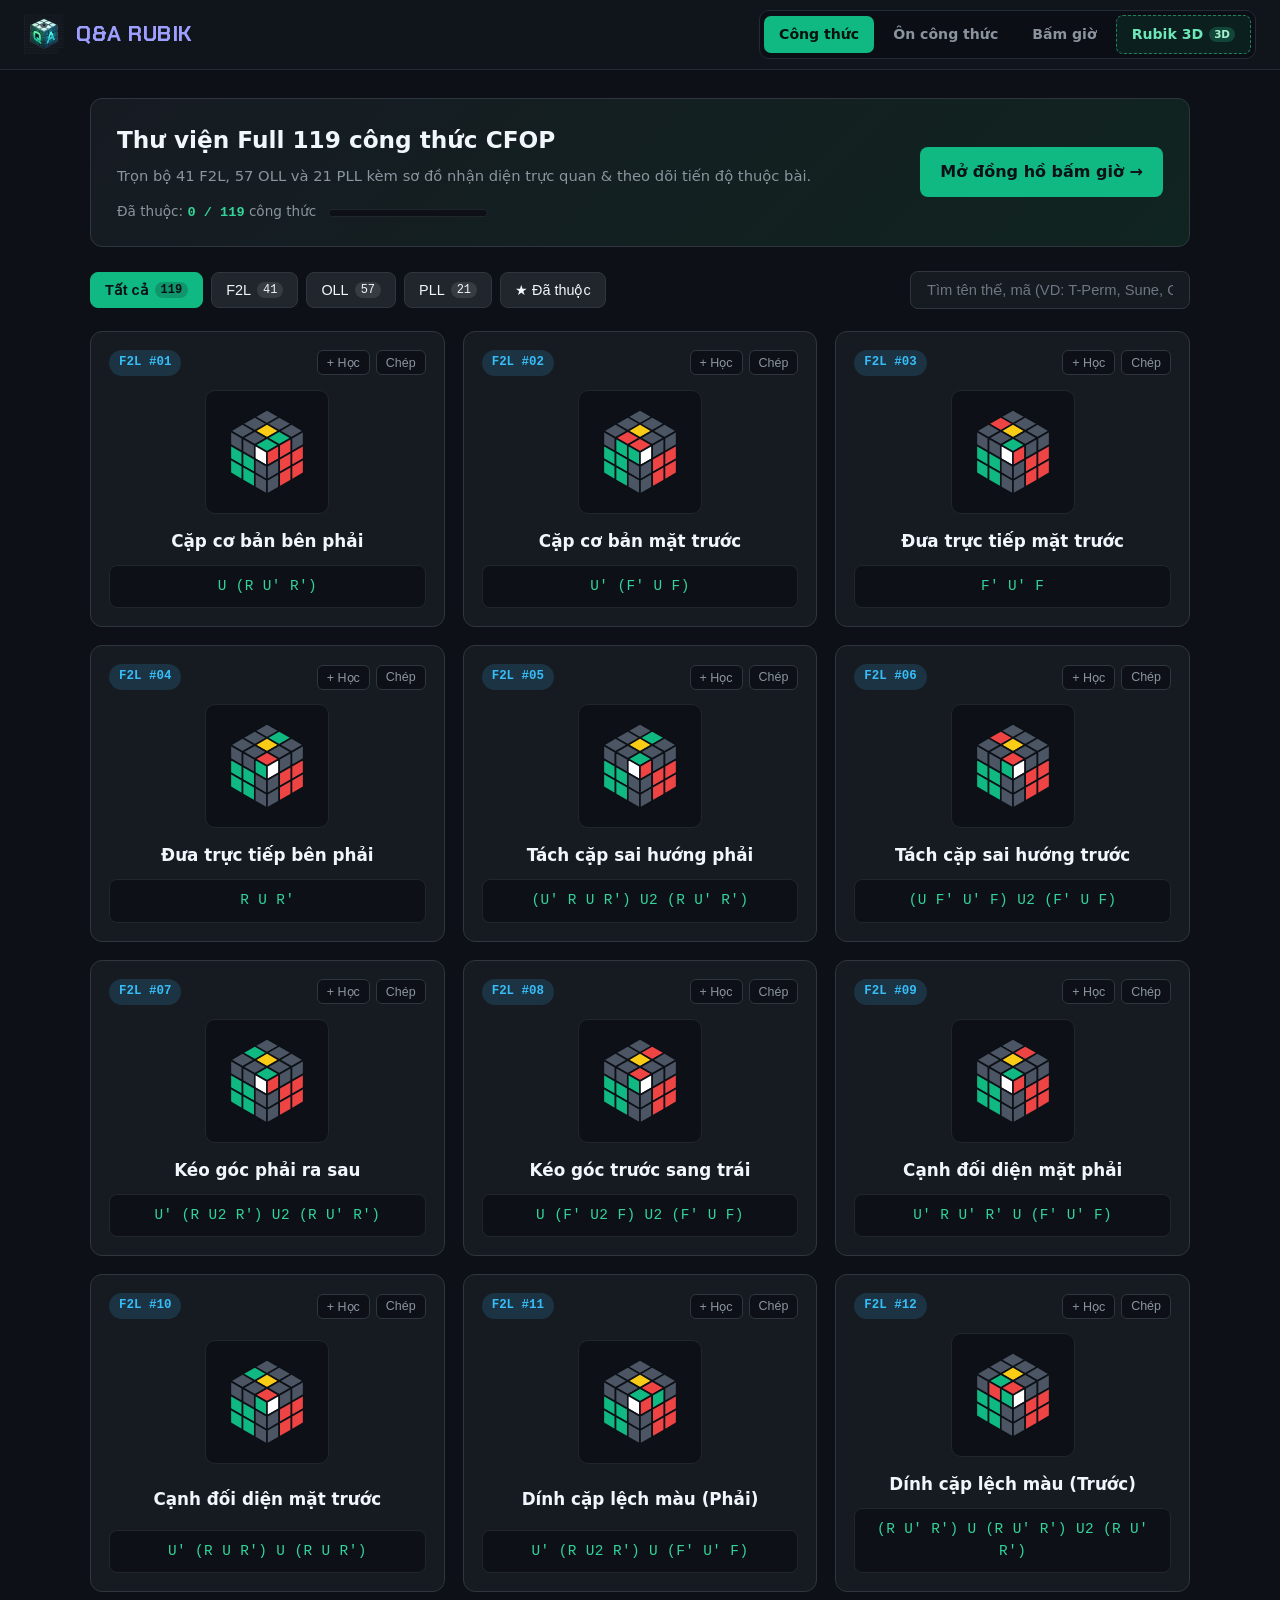
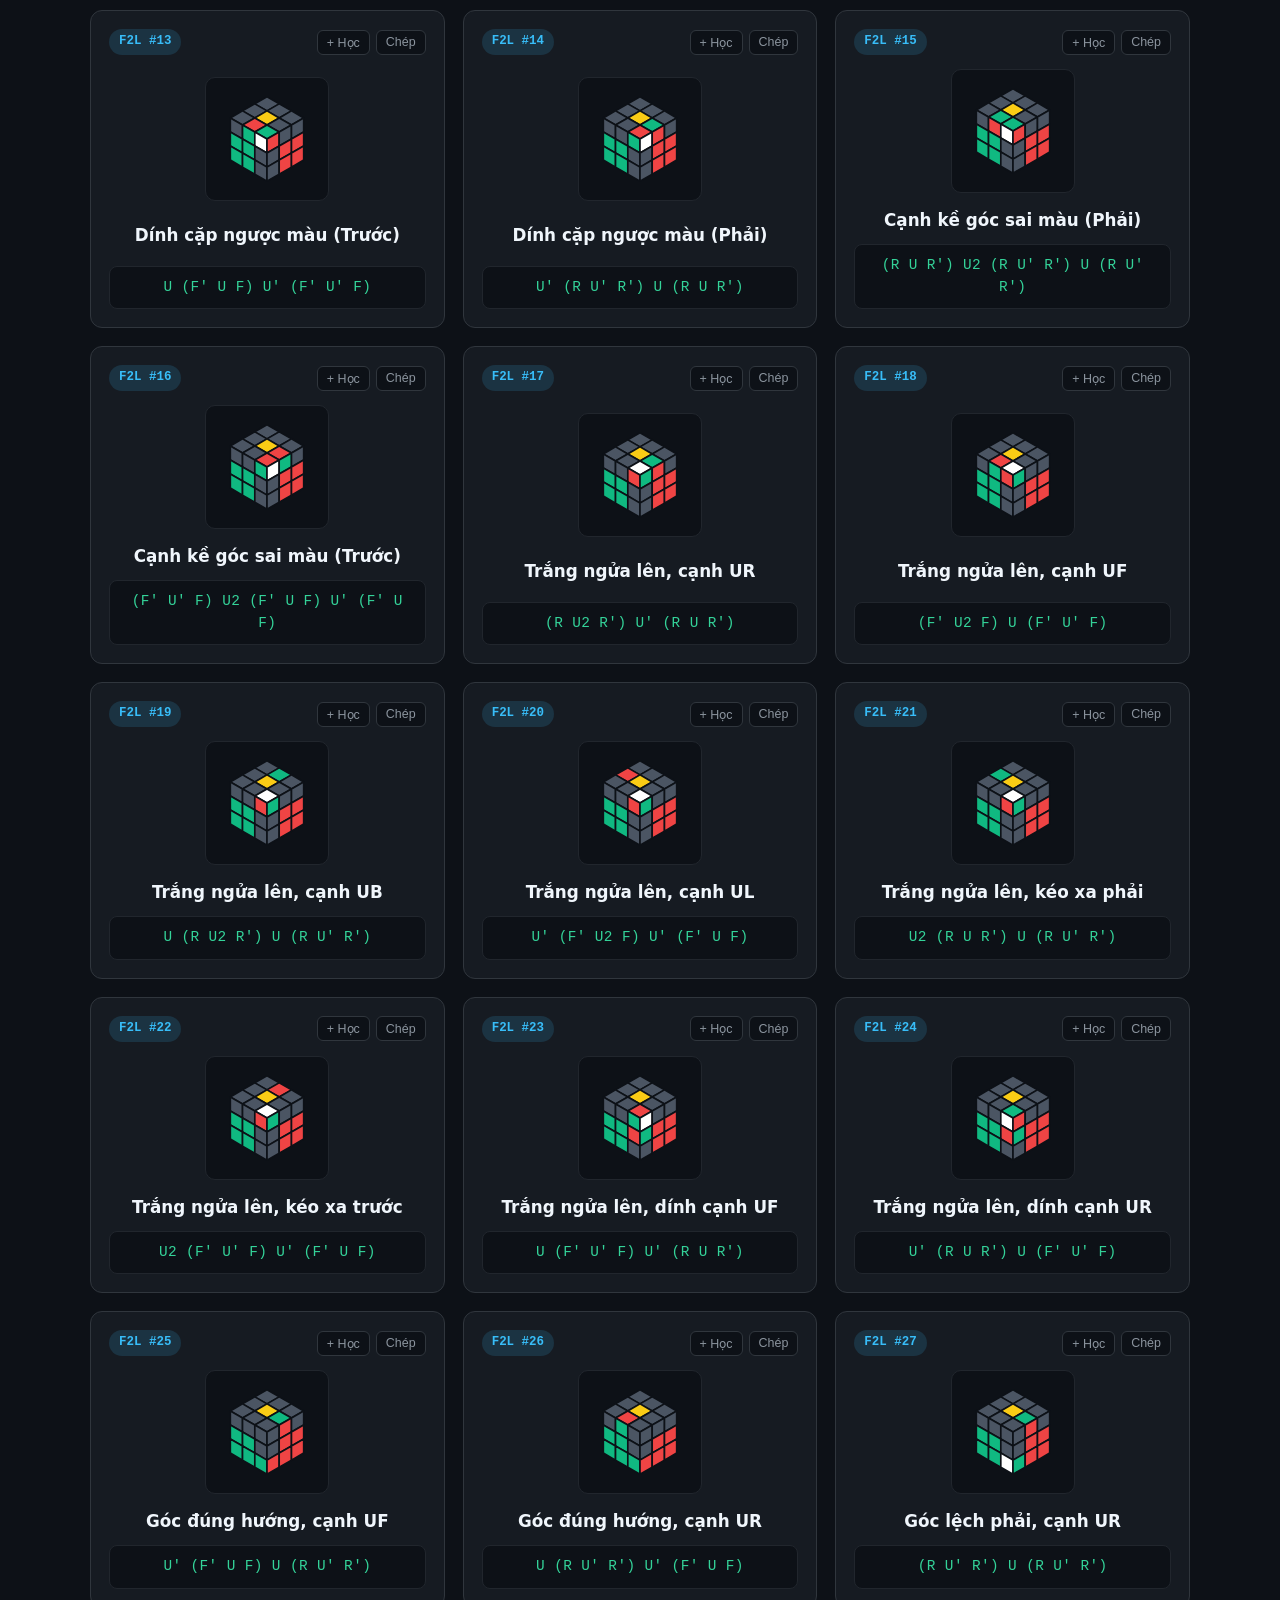
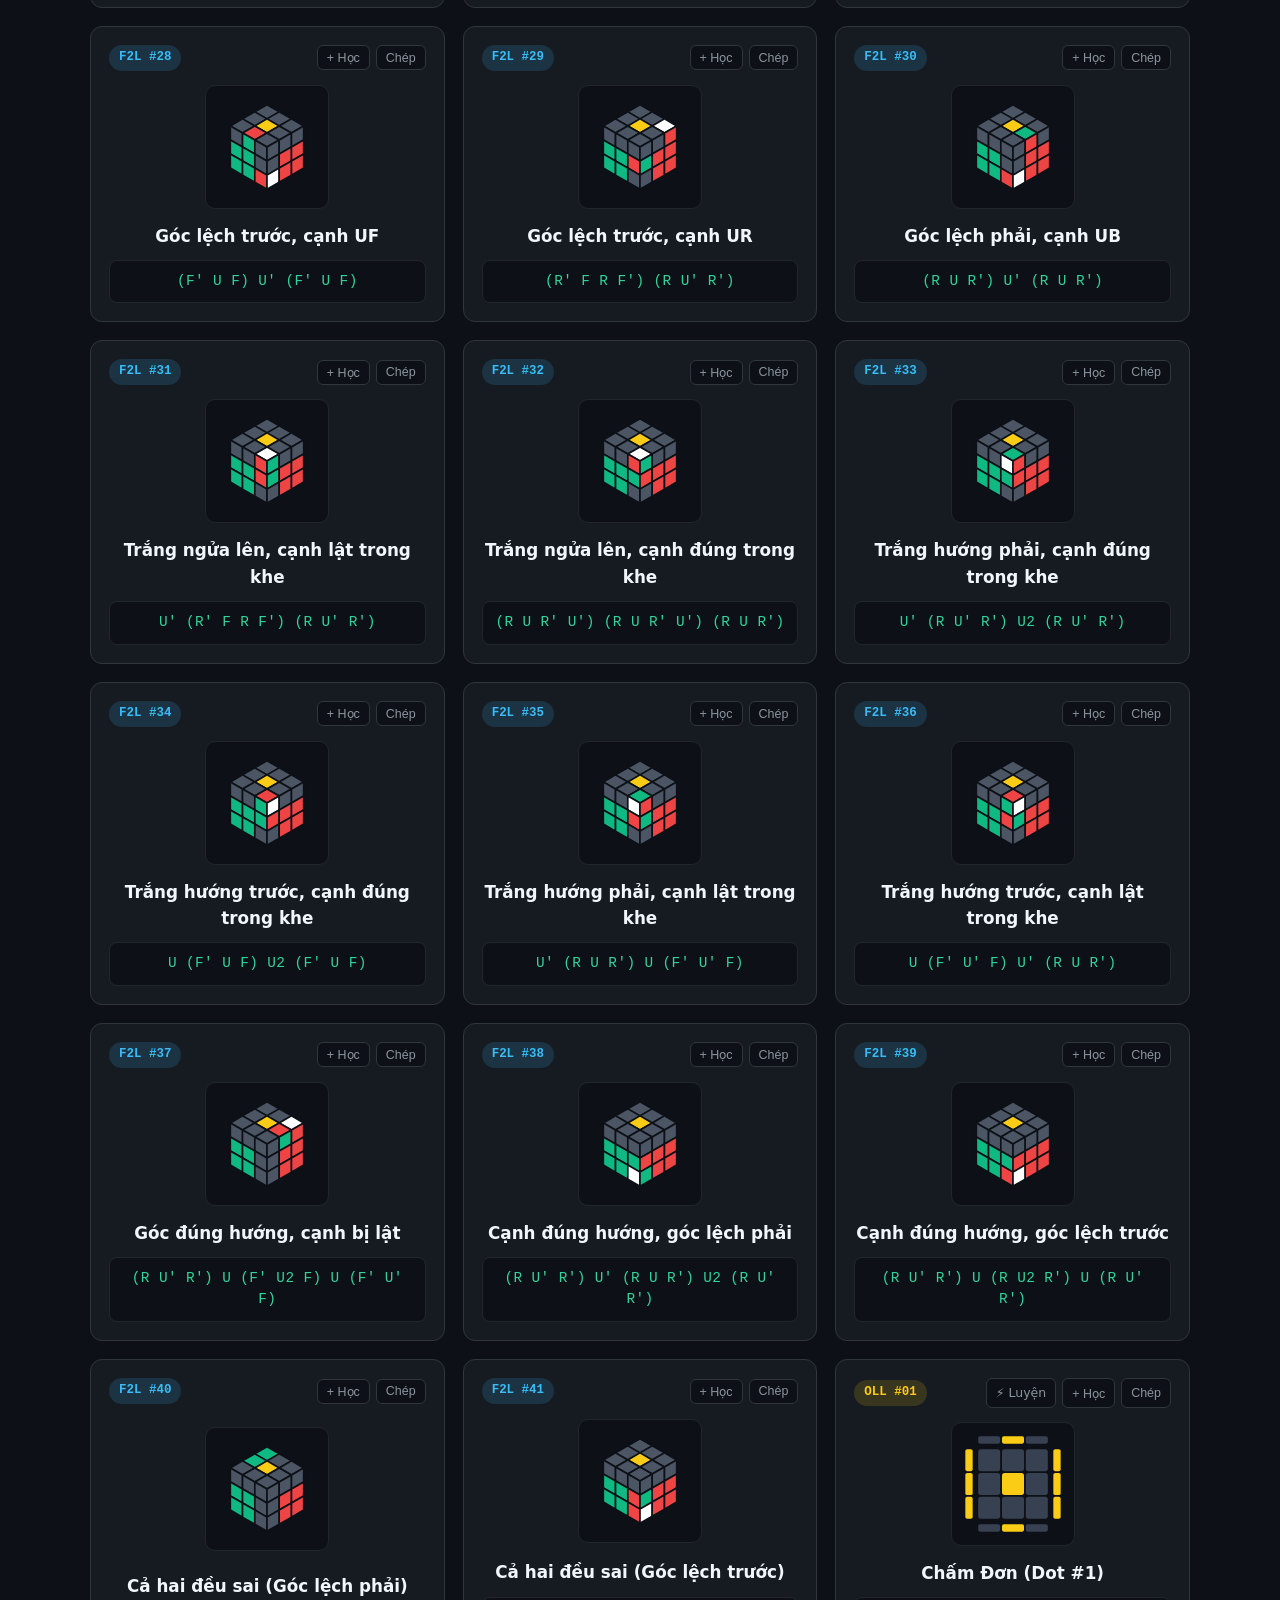
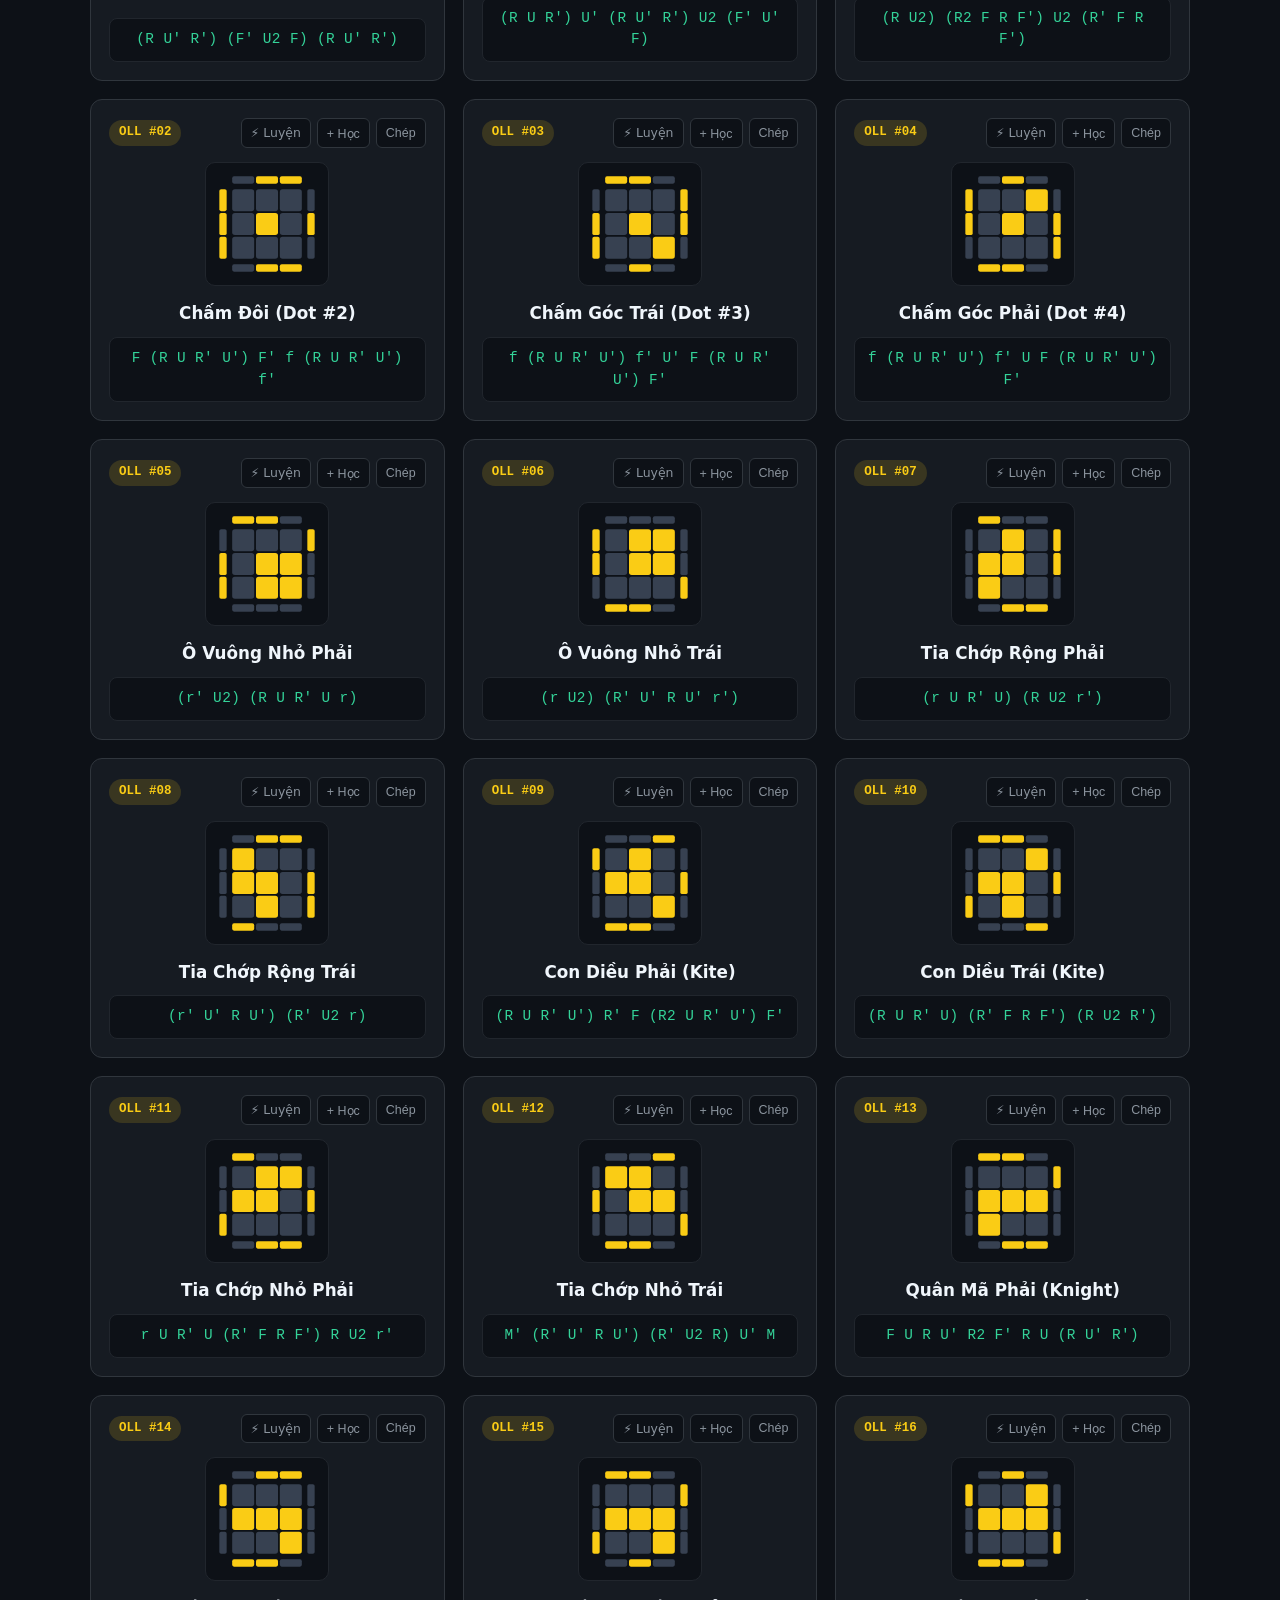
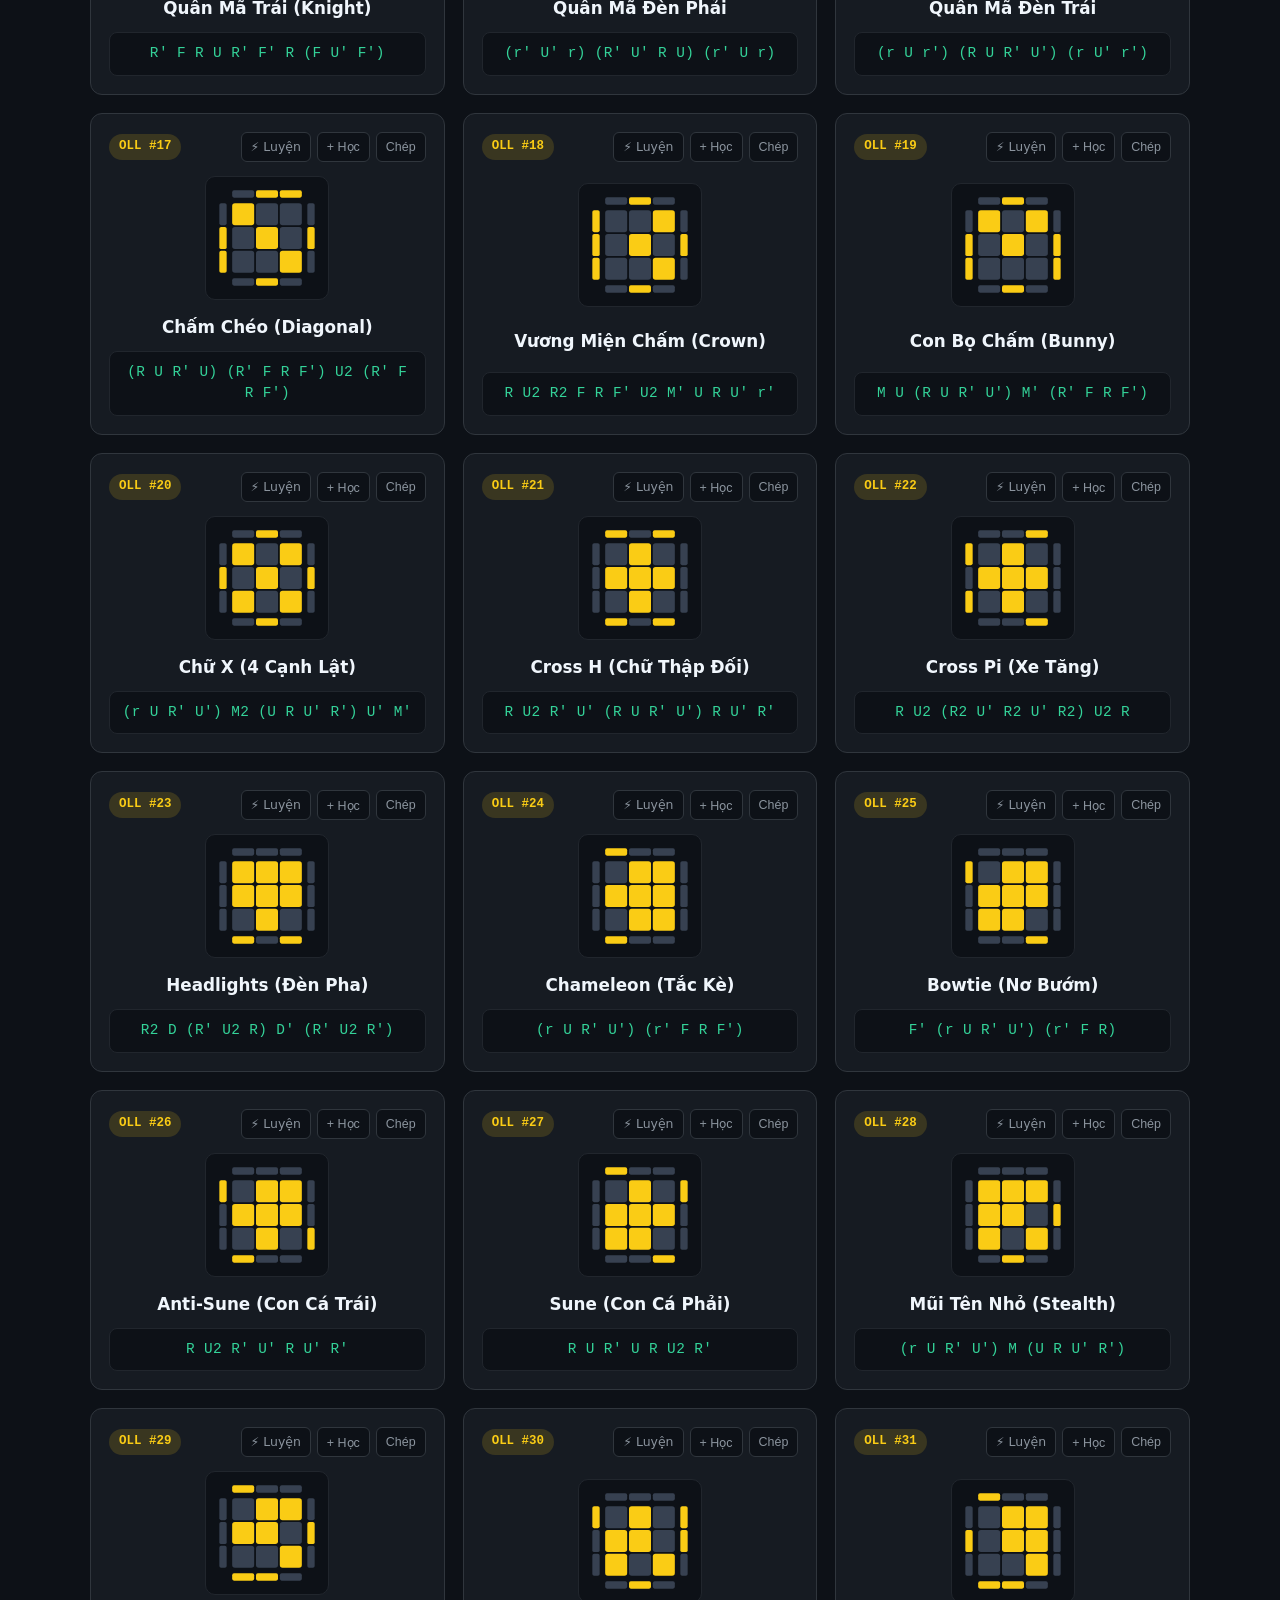
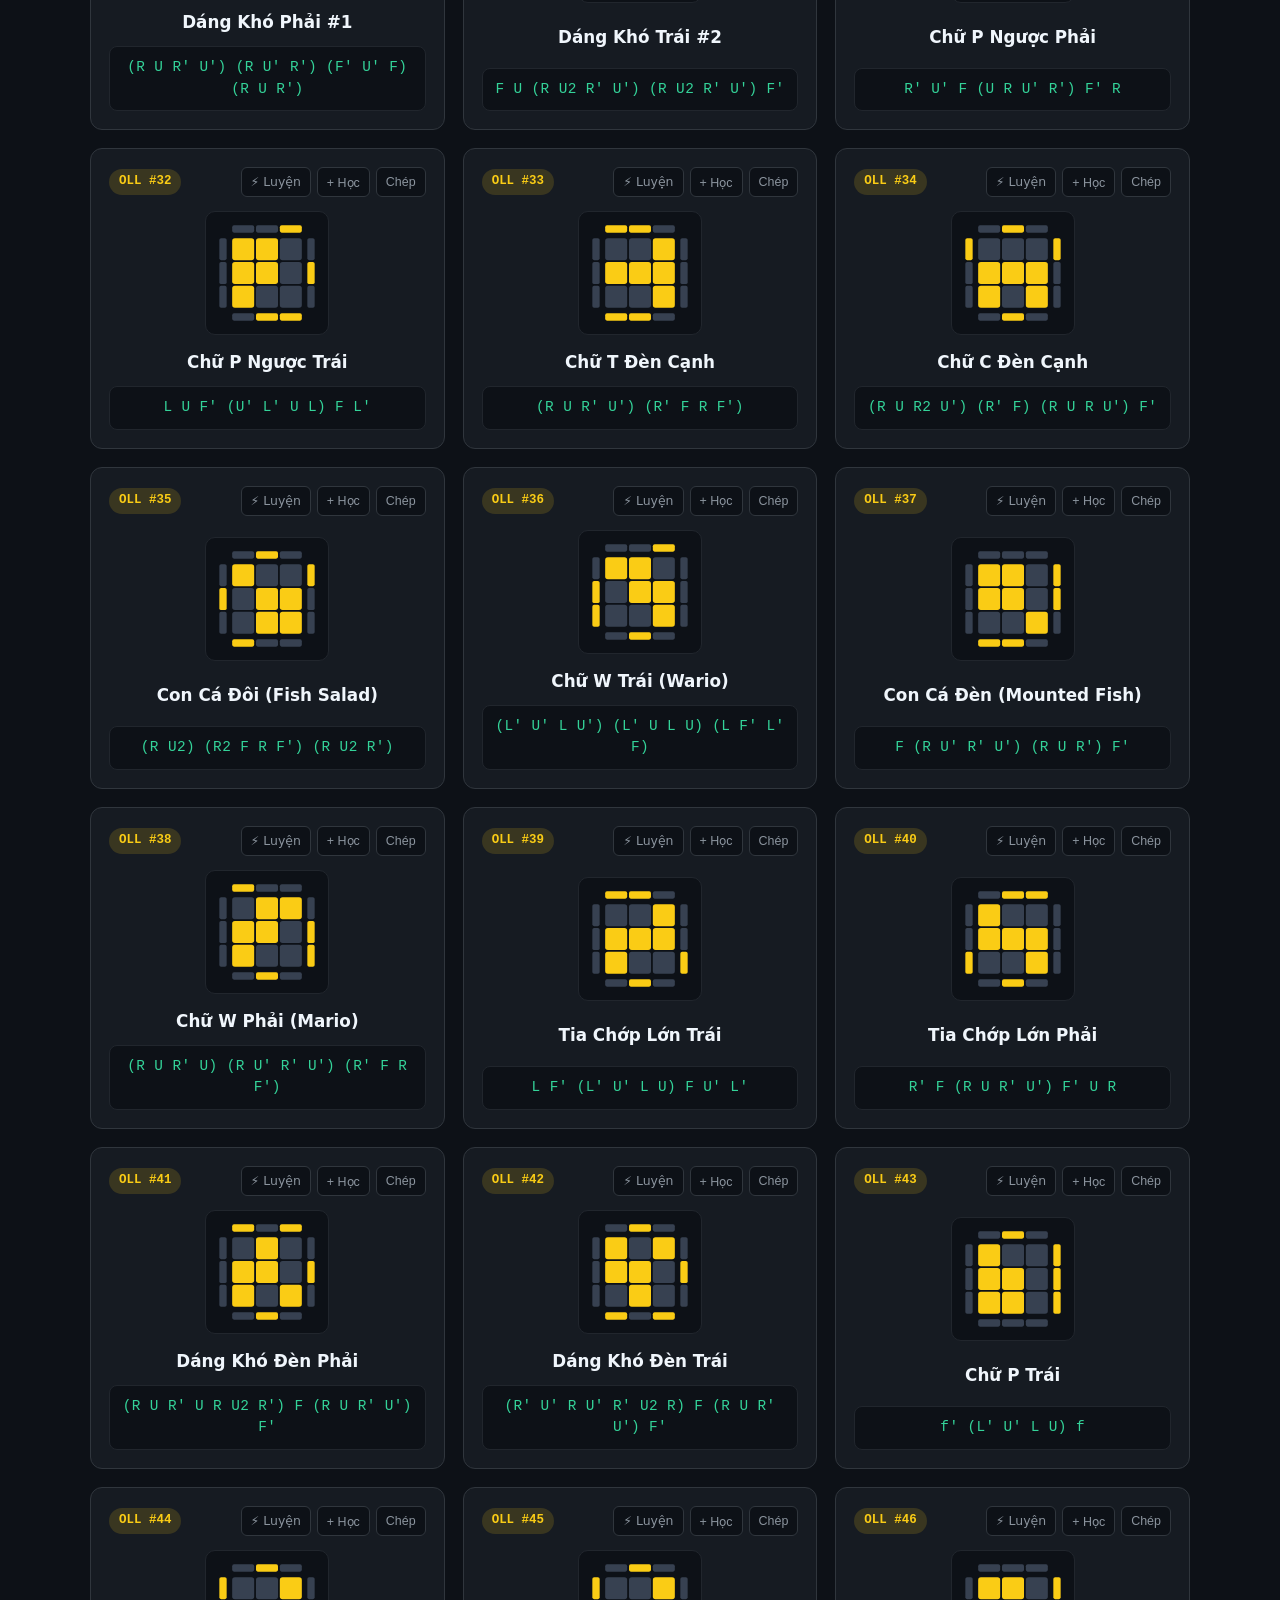
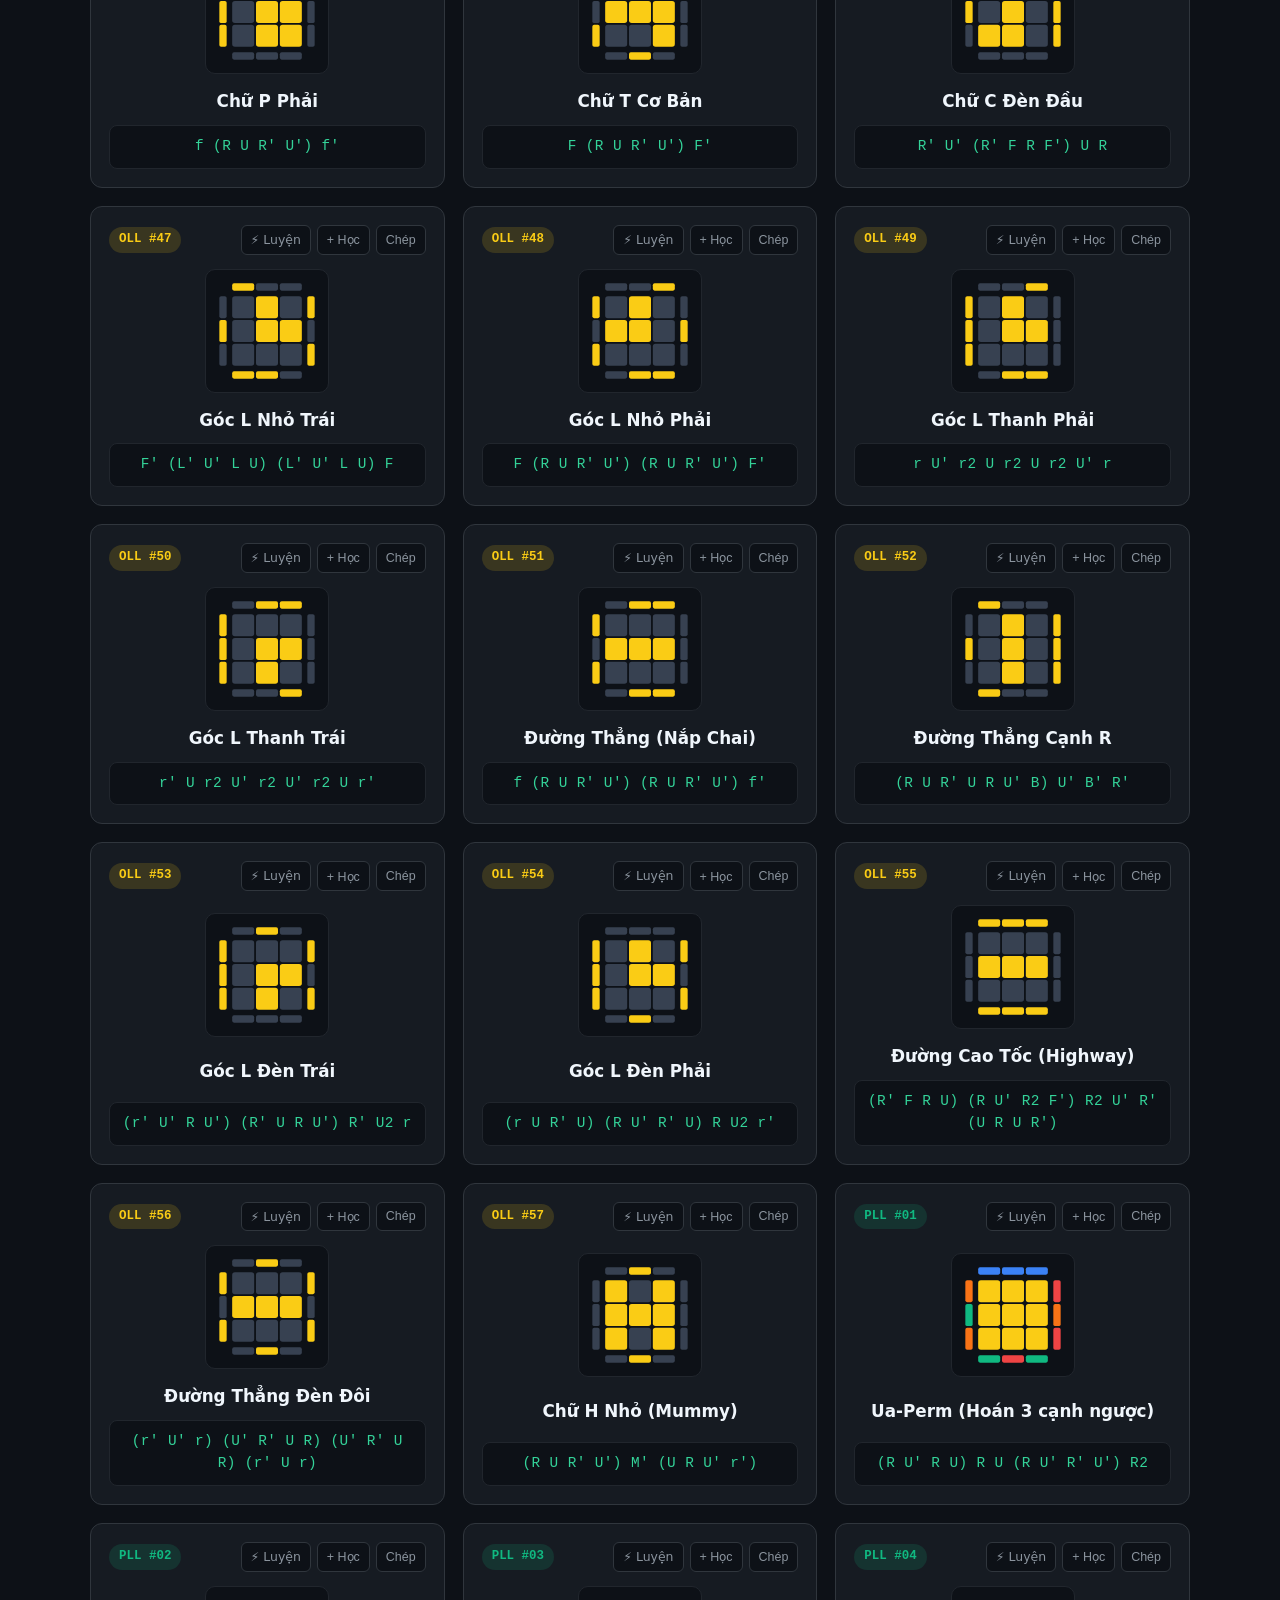
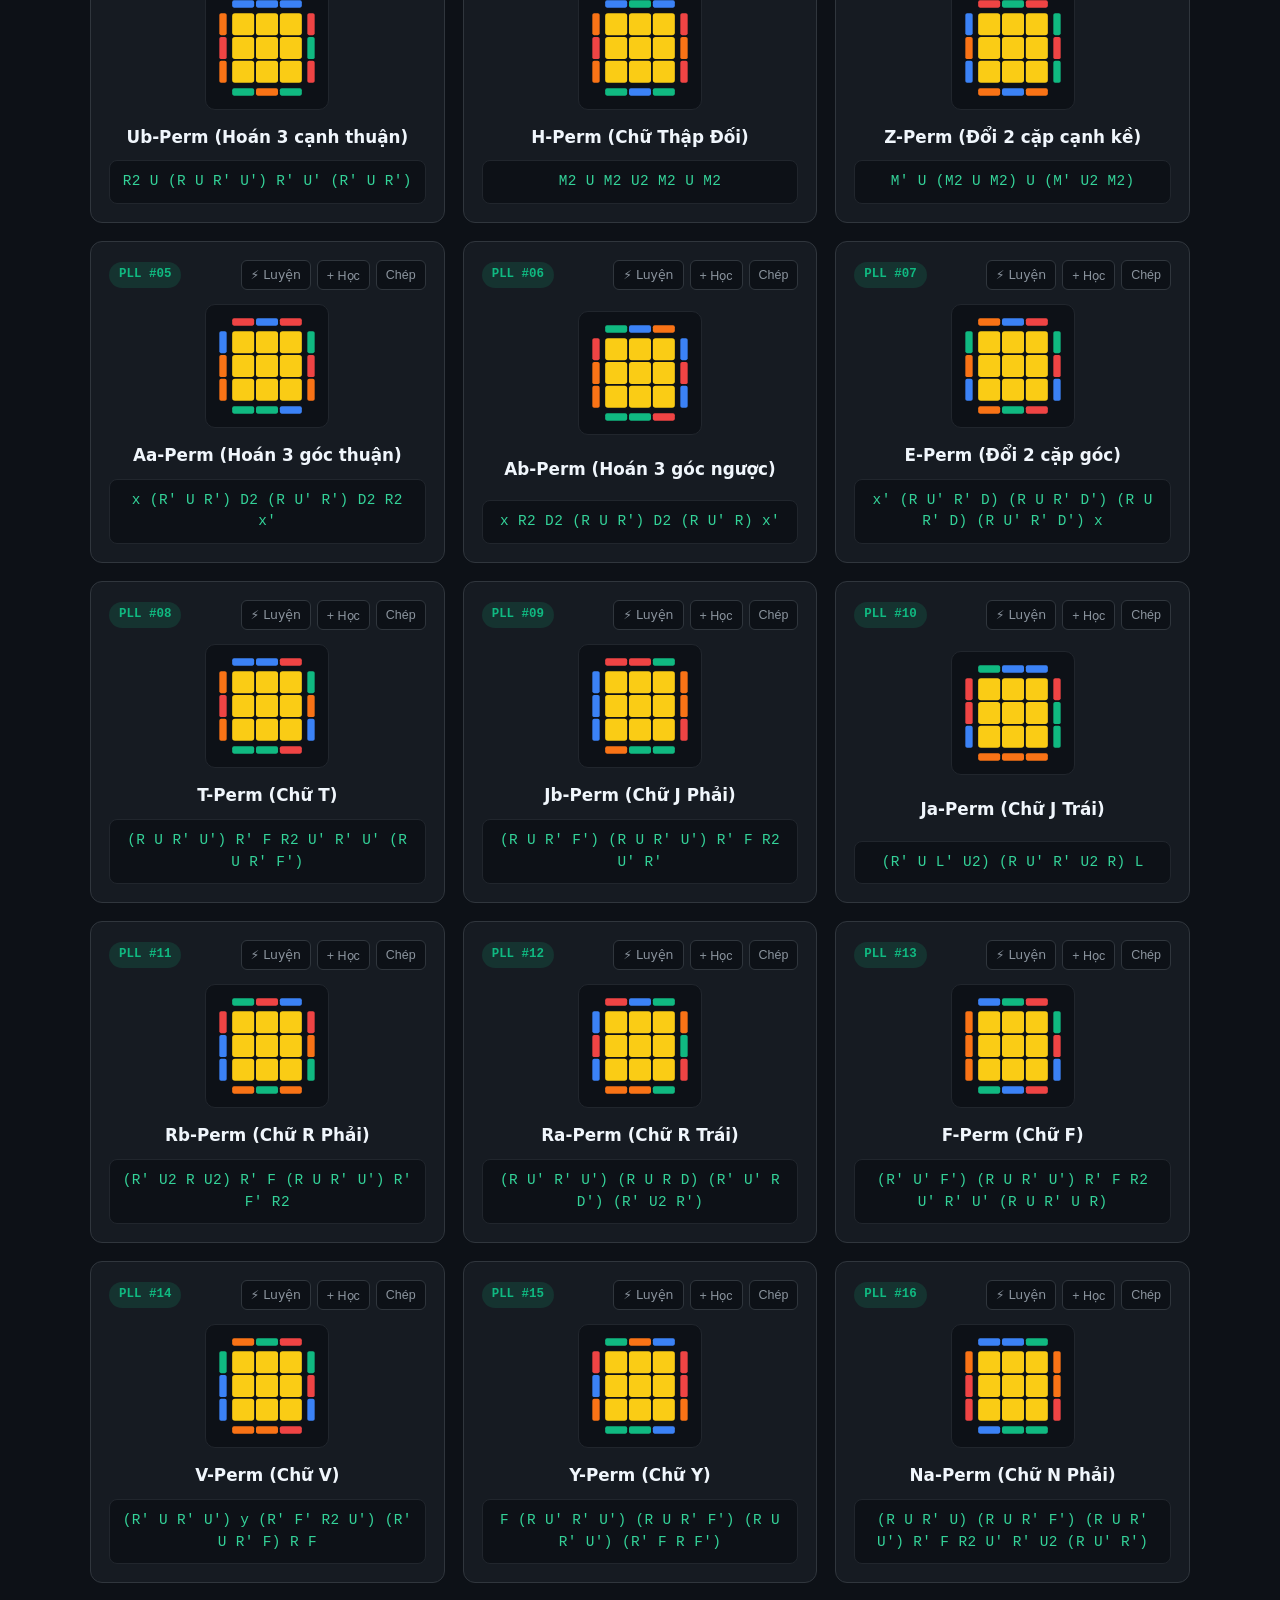
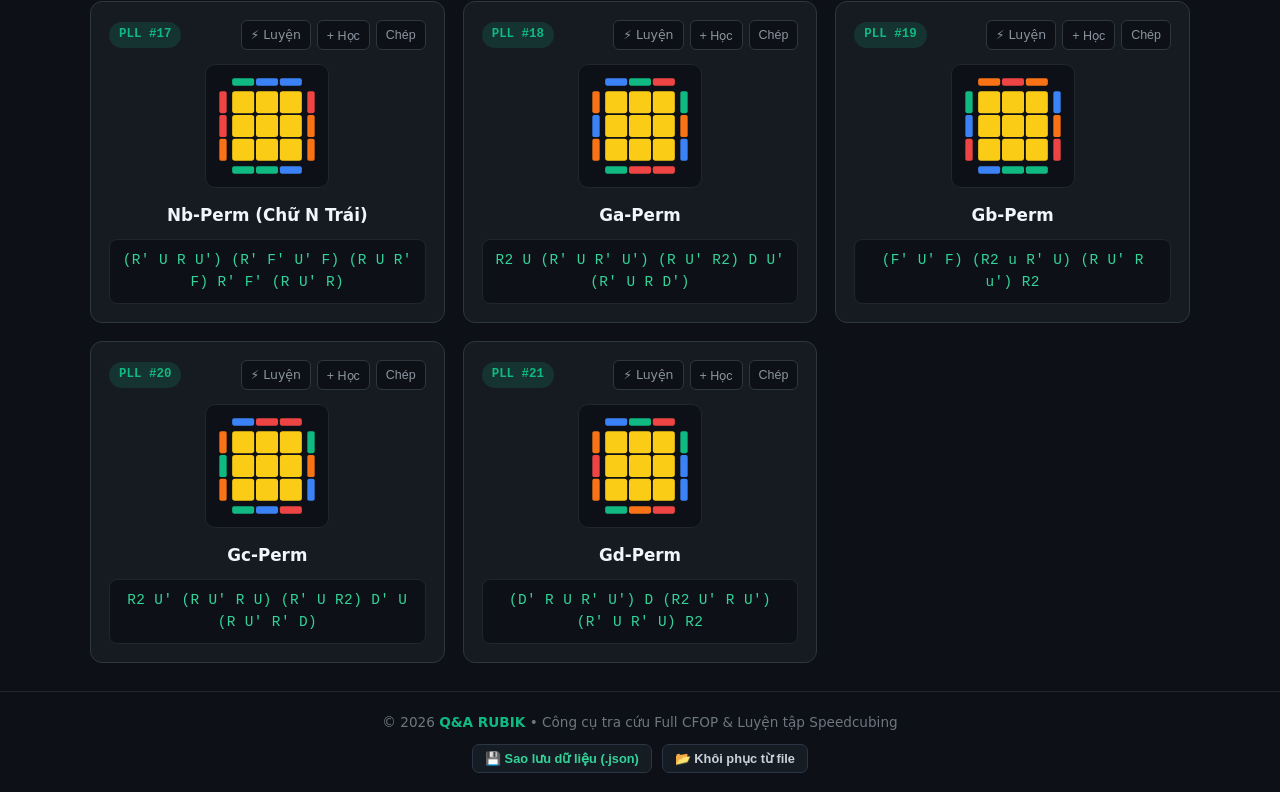
<file: index.html>
<!DOCTYPE html>
<html lang="vi">
<head>
  <meta charset="UTF-8">
  <meta name="viewport" content="width=device-width, initial-scale=1.0">
  <title>Q&A RUBIK - Thư Viện Full 119 Công Thức CFOP & Bấm Giờ</title>
  <meta name="description" content="Thư viện trọn bộ 119 công thức CFOP (Full 41 F2L, 57 OLL, 21 PLL) trực quan kèm đồng hồ bấm giờ chuẩn WCA.">
  
  <!-- Thẻ hiển thị đẹp khi gửi link qua Messenger, Zalo, Facebook -->
  <meta property="og:type" content="website">
  <meta property="og:title" content="Q&A RUBIK - Thư Viện Full CFOP & Đồng Hồ Bấm Giờ WCA">
  <meta property="og:description" content="Tra cứu nhanh 119 công thức F2L, OLL, PLL kèm sơ đồ nhận diện và luyện tập với đồng hồ chuẩn thi đấu.">
  <meta property="og:image" content="images/logo.png">

  <link rel="icon" type="image/png" href="images/logo.png">
  <!-- Hiển thị logo khi ghim ra màn hình chính điện thoại -->
  <link rel="apple-touch-icon" href="images/logo.png">
  <link rel="apple-touch-icon" sizes="180x180" href="images/logo.png">

  <link rel="manifest" href="manifest.json">
  <meta name="theme-color" content="#10b981">

  <!-- Mở toàn màn hình như ứng dụng thật (ẩn thanh địa chỉ trình duyệt) -->
  <meta name="apple-mobile-web-app-capable" content="yes">
  <meta name="apple-mobile-web-app-status-bar-style" content="black-translucent">
  <link rel="stylesheet" href="css/style.css">
  <link rel="stylesheet" href="css/formulas.css">
</head>
<body>

  <header class="navbar">
    <a href="index.html" class="brand" aria-label="Trang chủ Q&A RUBIK">
      <img src="images/logo.png" alt="Logo Q&A RUBIK" class="brand-logo">
      <span class="brand-name">Q&A RUBIK</span>
    </a>

    <nav aria-label="Menu chính">
      <a href="index.html" class="nav-link active">Công thức</a>
      <a href="trainer.html" class="nav-link">Ôn công thức</a>
      <a href="timer.html" class="nav-link">Bấm giờ</a>
      <a href="3d.html" class="nav-link nav-link-3d" title="Khu vực mở rộng Rubik 3D tách biệt">
        <span>Rubik 3D</span>
        <span class="nav-3d-tag">3D</span>
      </a>
    </nav>
  </header>

  <main class="container">
    <section class="hero-banner">
      <div class="hero-text">
        <h1>Thư viện Full 119 công thức CFOP</h1>
        <p>Trọn bộ 41 F2L, 57 OLL và 21 PLL kèm sơ đồ nhận diện trực quan & theo dõi tiến độ thuộc bài.</p>
        <div class="progress-wrap">
          <span class="progress-text">Đã thuộc: <strong id="learned-count">0 / 119</strong> công thức</span>
          <div class="progress-bar">
            <div class="progress-fill" id="progress-fill"></div>
          </div>
        </div>
      </div>
      <a href="timer.html" class="cta-btn">Mở đồng hồ bấm giờ →</a>
    </section>

    <section class="toolbar" aria-label="Bộ lọc công thức">
      <div class="filter-bar">
        <button class="btn active" data-filter="all">Tất cả <span class="count-pill" id="count-all">0</span></button>
        <button class="btn" data-filter="F2L">F2L <span class="count-pill" id="count-F2L">0</span></button>
        <button class="btn" data-filter="OLL">OLL <span class="count-pill" id="count-OLL">0</span></button>
        <button class="btn" data-filter="PLL">PLL <span class="count-pill" id="count-PLL">0</span></button>
        <button class="btn" data-filter="learned">★ Đã thuộc</button>
      </div>

      <div class="search-box">
        <input type="text" id="search-input" placeholder="Tìm tên thế, mã (VD: T-Perm, Sune, OLL #21...)" aria-label="Tìm kiếm công thức">
      </div>
    </section>

    <section class="formula-grid" id="formula-grid"></section>
  </main>

  <footer class="site-footer">
    <p>© 2026 <strong>Q&A RUBIK</strong> • Công cụ tra cứu Full CFOP & Luyện tập Speedcubing</p>
  </footer>

  <script src="js/formulas.js"></script>
  <script src="js/custom-notes.js"></script>
  <script src="js/sync.js"></script>
</body>
</html>
</file>
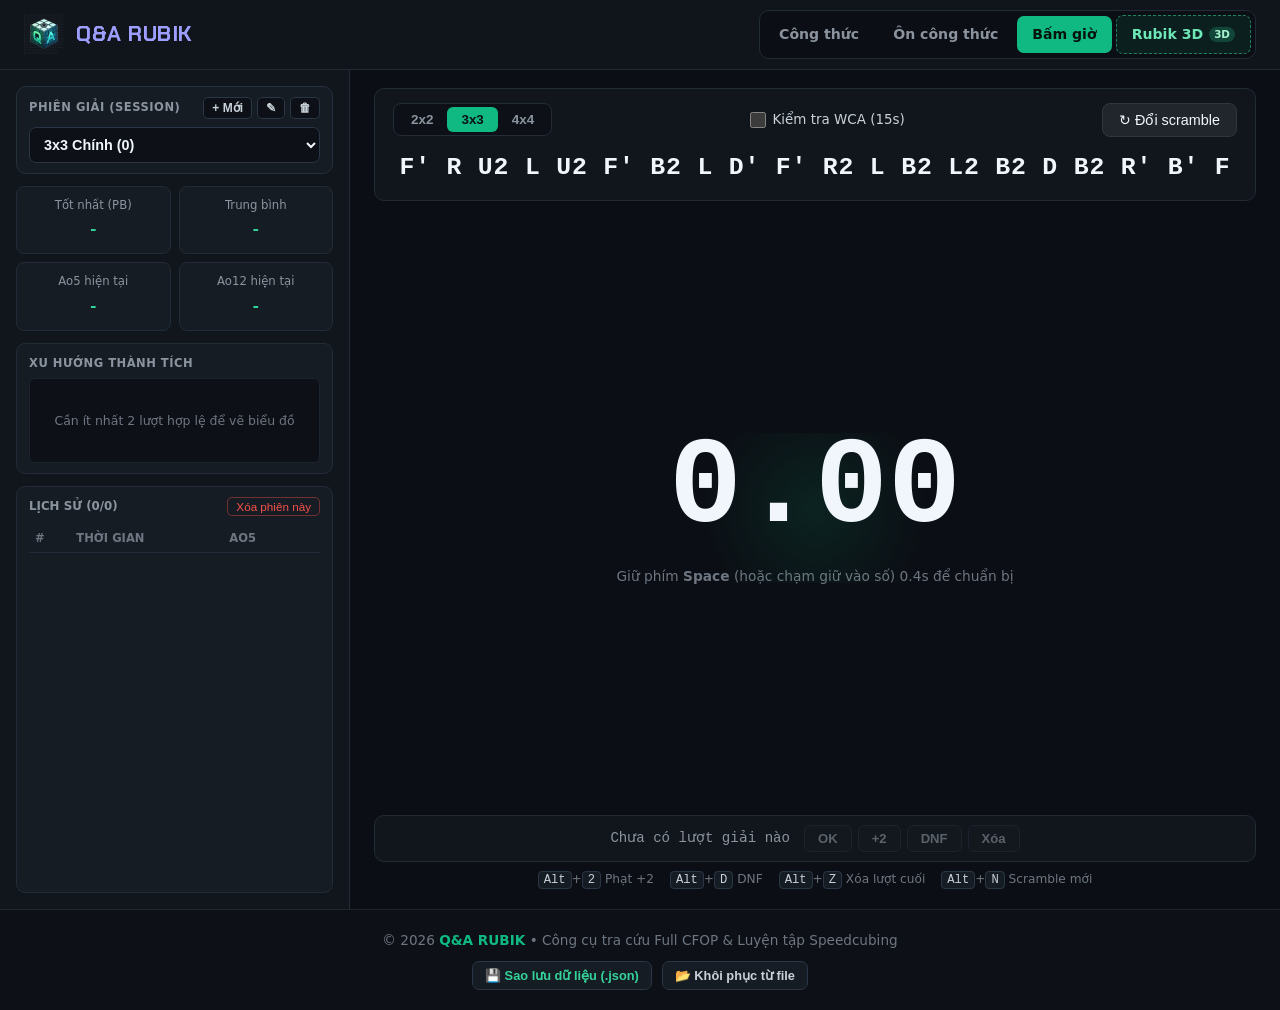
<file: timer.html>
<!DOCTYPE html>
<html lang="vi">
<head>
  <meta charset="UTF-8">
  <meta name="viewport" content="width=device-width, initial-scale=1.0">
  <title>Q&A RUBIK - Đồng Hồ Bấm Giờ Chuẩn WCA & Đa Phiên Giải</title>
  <meta name="description" content="Đồng hồ bấm giờ Rubik chuẩn WCA hỗ trợ 2x2, 3x3, 4x4, quản lý nhiều phiên giải, kiểm tra 15s và phím tắt nhanh.">

  <link rel="icon" type="image/png" href="images/logo.png">
  <link rel="apple-touch-icon" href="images/logo.png">
  <link rel="manifest" href="manifest.json">
  <meta name="theme-color" content="#10b981">
  <meta name="apple-mobile-web-app-capable" content="yes">
  <meta name="apple-mobile-web-app-status-bar-style" content="black-translucent">

  <link rel="stylesheet" href="css/style.css">
  <link rel="stylesheet" href="css/timer.css">
</head>
<body>

  <header class="navbar">
    <a href="index.html" class="brand" aria-label="Trang chủ Q&A RUBIK">
      <img src="images/logo.png" alt="Logo Q&A RUBIK" class="brand-logo">
      <span class="brand-name">Q&A RUBIK</span>
    </a>

    <nav aria-label="Menu chính">
      <a href="index.html" class="nav-link">Công thức</a>
      <a href="trainer.html" class="nav-link">Ôn công thức</a>
      <a href="timer.html" class="nav-link active">Bấm giờ</a>
      <a href="3d.html" class="nav-link nav-link-3d" title="Khu vực mở rộng Rubik 3D tách biệt">
        <span>Rubik 3D</span>
        <span class="nav-3d-tag">3D</span>
      </a>
    </nav>
  </header>

  <main class="timer-workspace">

    <!-- CỘT TRÁI: QUẢN LÝ SESSION, THỐNG KÊ & BIỂU ĐỒ -->
    <aside class="stats-sidebar">

      <!-- BỘ CHỌN PHIÊN GIẢI (SESSION) -->
      <div class="session-box">
        <div class="session-top">
          <label for="session-select">PHIÊN GIẢI (SESSION)</label>
          <div class="session-btns">
            <button type="button" id="new-session-btn" class="s-icon-btn" title="Tạo phiên giải mới">+ Mới</button>
            <button type="button" id="rename-session-btn" class="s-icon-btn" title="Đổi tên phiên">✎</button>
            <button type="button" id="delete-session-btn" class="s-icon-btn danger" title="Xóa phiên hiện tại">🗑</button>
          </div>
        </div>
        <select id="session-select" class="session-select"></select>
      </div>

      <!-- CHỈ SỐ KPI -->
      <div class="kpi-grid">
        <div class="kpi-card">
          <span>Tốt nhất (PB)</span>
          <strong id="stat-best">-</strong>
        </div>
        <div class="kpi-card">
          <span>Trung bình</span>
          <strong id="stat-mean">-</strong>
        </div>
        <div class="kpi-card">
          <span>Ao5 hiện tại</span>
          <strong id="stat-ao5">-</strong>
        </div>
        <div class="kpi-card">
          <span>Ao12 hiện tại</span>
          <strong id="stat-ao12">-</strong>
        </div>
      </div>

      <!-- BIỂU ĐỒ XU HƯỚNG SVG -->
      <div class="chart-card">
        <div class="panel-title">XU HƯỚNG THÀNH TÍCH</div>
        <div id="trend-chart" class="trend-chart"></div>
      </div>

      <!-- LỊCH SỬ CÁC LƯỢT GIẢI -->
      <div class="history-card">
        <div class="history-header">
          <span id="solve-count-label">LỊCH SỬ (0)</span>
          <button type="button" id="clear-session-btn" class="btn-clear-mini">Xóa phiên này</button>
        </div>
        <div class="table-scroll">
          <table class="solve-table">
            <thead>
              <tr>
                <th>#</th>
                <th>THỜI GIAN</th>
                <th>AO5</th>
                <th></th>
              </tr>
            </thead>
            <tbody id="solve-list-body"></tbody>
          </table>
        </div>
      </div>
    </aside>

    <!-- CỘT PHẢI: SCRAMBLE, ĐỒNG HỒ & PHÍM TẮT -->
    <section class="timer-stage">

      <!-- KHUNG SCRAMBLE & BỘ MÔN -->
      <div class="scramble-panel">
        <div class="scramble-controls">
          <div class="puzzle-switch" id="puzzle-switch">
            <button type="button" class="pz-btn" data-pz="222">2x2</button>
            <button type="button" class="pz-btn active" data-pz="333">3x3</button>
            <button type="button" class="pz-btn" data-pz="444">4x4</button>
          </div>

          <label class="wca-toggle">
            <input type="checkbox" id="wca-inspection-toggle">
            <span>Kiểm tra WCA (15s)</span>
          </label>

          <button type="button" id="new-scramble-btn" class="btn" title="Phím tắt: Alt + N">↻ Đổi scramble</button>
        </div>

        <p id="scramble-text" class="scramble-text">Đang tạo chuỗi tráo...</p>
      </div>

      <!-- KHU VỰC ĐỒNG HỒ CHÍNH -->
      <div class="clock-zone" id="clock-zone">
        <div class="clock-glow"></div>
        <div id="inspection-badge" class="inspection-badge hidden">THỜI GIAN QUAN SÁT WCA</div>
        <div id="timer-display">0.00</div>
        <p id="timer-hint" class="timer-hint">Giữ phím <strong>Space</strong> (hoặc chạm giữ vào số) 0.4s để chuẩn bị</p>
      </div>

      <!-- THANH THAO TÁC NHANH & HƯỚNG DẪN PHÍM TẮT -->
      <div class="bottom-dock">
        <div class="last-actions">
          <span id="last-time-info" class="last-time-info">Chưa có lượt giải nào</span>
          <div class="penalty-group">
            <button type="button" class="pen-btn active" data-pen="OK" disabled>OK</button>
            <button type="button" class="pen-btn" data-pen="+2" disabled title="Alt + 2">+2</button>
            <button type="button" class="pen-btn" data-pen="DNF" disabled title="Alt + D">DNF</button>
            <button type="button" class="pen-btn del" id="del-last-btn" disabled title="Alt + Z">Xóa</button>
          </div>
        </div>

        <div class="shortcut-bar">
          <span><kbd>Alt</kbd>+<kbd>2</kbd> Phạt +2</span>
          <span><kbd>Alt</kbd>+<kbd>D</kbd> DNF</span>
          <span><kbd>Alt</kbd>+<kbd>Z</kbd> Xóa lượt cuối</span>
          <span><kbd>Alt</kbd>+<kbd>N</kbd> Scramble mới</span>
        </div>
      </div>

    </section>
  </main>

  <footer class="site-footer">
    <p>© 2026 <strong>Q&A RUBIK</strong> • Công cụ tra cứu Full CFOP & Luyện tập Speedcubing</p>
  </footer>

  <script src="js/timer.js"></script>
  <script src="js/sync.js"></script>
</body>
</html>
</file>
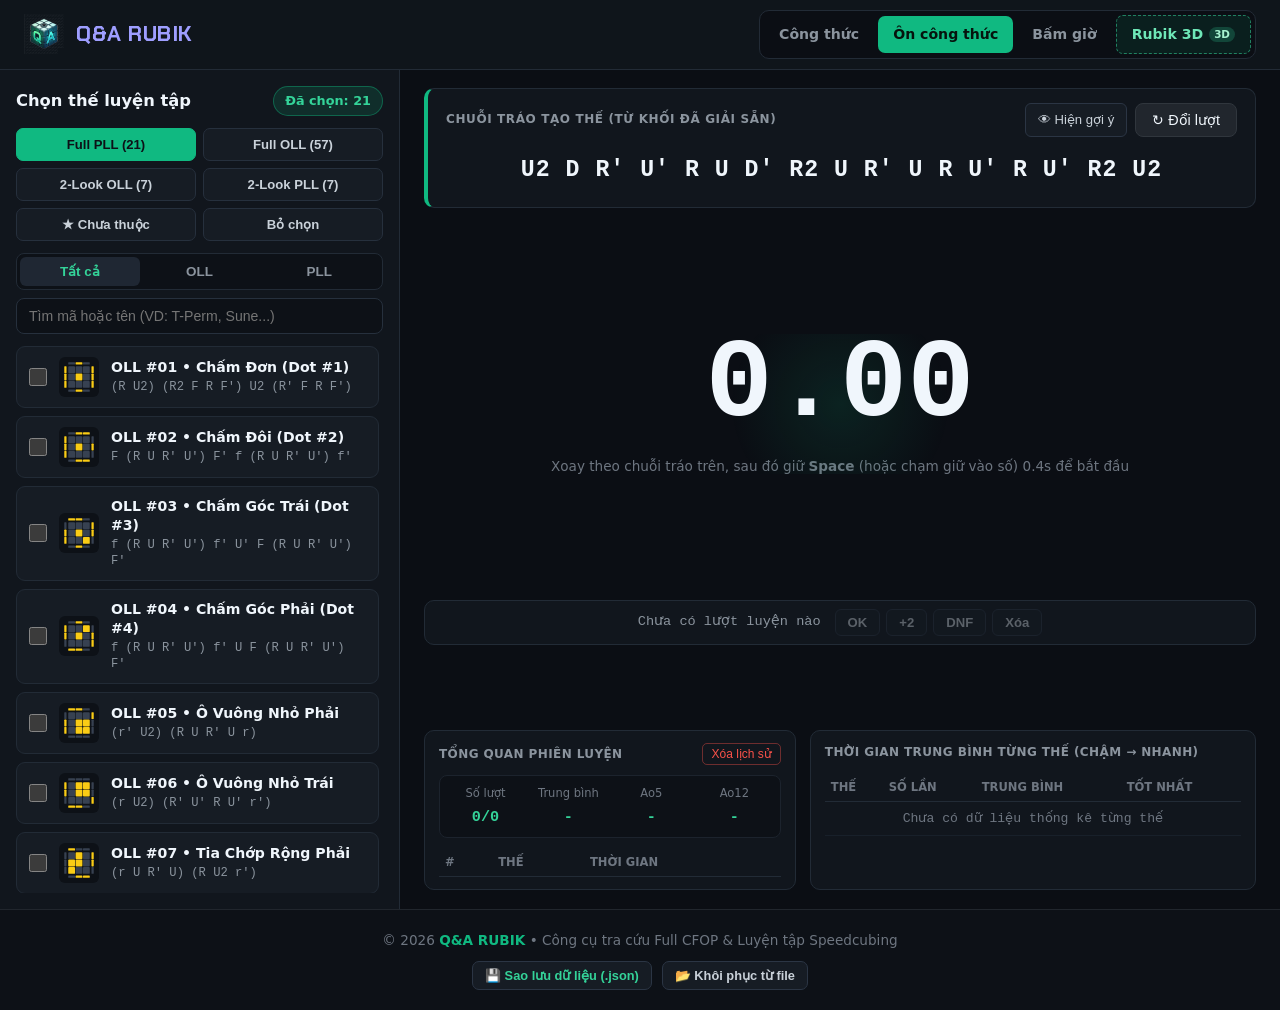
<file: trainer.html>
<!DOCTYPE html>
<html lang="vi">
<head>
  <meta charset="UTF-8">
  <meta name="viewport" content="width=device-width, initial-scale=1.0">
  <title>Q&A RUBIK - Chế Độ Ôn công thức OLL & PLL (Algorithm Trainer)</title>
  <meta name="description" content="Luyện phản xạ nhận diện và tốc độ thực hiện 57 OLL & 21 PLL với chuỗi tráo tạo thế ngẫu nhiên góc U.">

  <link rel="icon" type="image/png" href="images/logo.png">
  <link rel="apple-touch-icon" href="images/logo.png">
  <link rel="manifest" href="manifest.json">
    <meta name="theme-color" content="#10b981">
  <link rel="stylesheet" href="css/style.css">
  <link rel="stylesheet" href="css/trainer.css">
</head>
<body>

  <header class="navbar">
    <a href="index.html" class="brand" aria-label="Trang chủ Q&A RUBIK">
      <img src="images/logo.png" alt="Logo Q&A RUBIK" class="brand-logo">
      <span class="brand-name">Q&A RUBIK</span>
    </a>

    <nav aria-label="Menu chính">
      <a href="index.html" class="nav-link">Công thức</a>
      <a href="trainer.html" class="nav-link active">Ôn công thức</a>
      <a href="timer.html" class="nav-link">Bấm giờ</a>
      <a href="3d.html" class="nav-link nav-link-3d" title="Khu vực mở rộng Rubik 3D tách biệt">
        <span>Rubik 3D</span>
        <span class="nav-3d-tag">3D</span>
      </a>
    </nav>
  </header>

  <main class="trainer-layout">

    <!-- CỘT TRÁI: CHỌN THẾ CẦN LUYỆN -->
    <aside class="case-selector-panel">
      <div class="panel-header">
        <h2>Chọn thế luyện tập</h2>
        <span class="selected-badge" id="selected-count">Đã chọn: 21</span>
      </div>

      <!-- CÁC NÚT CHỌN NHANH -->
      <div class="preset-group">
        <button class="preset-btn active" data-preset="pll-all">Full PLL (21)</button>
        <button class="preset-btn" data-preset="oll-all">Full OLL (57)</button>
        <button class="preset-btn" data-preset="2look-oll">2-Look OLL (7)</button>
        <button class="preset-btn" data-preset="2look-pll">2-Look PLL (7)</button>
        <button class="preset-btn" data-preset="unlearned">★ Chưa thuộc</button>
        <button class="preset-btn btn-clear-sel" data-preset="none">Bỏ chọn</button>
      </div>

      <!-- LỌC & TÌM KIẾM THẾ -->
      <div class="selector-controls">
        <div class="mini-tabs">
          <button class="mini-tab active" data-cat="ALL">Tất cả</button>
          <button class="mini-tab" data-cat="OLL">OLL</button>
          <button class="mini-tab" data-cat="PLL">PLL</button>
        </div>
        <input type="text" id="case-search" placeholder="Tìm mã hoặc tên (VD: T-Perm, Sune...)">
      </div>

      <!-- DANH SÁCH CÁC THẾ ĐỂ TÍCH CHỌN -->
      <div class="case-list" id="case-list"></div>
    </aside>

    <!-- CỘT PHẢI: KHU VỰC TRÁO TẠO THẾ, BẤM GIỜ & THỐNG KÊ -->
    <section class="trainer-stage">

      <!-- KHUNG CHUỖI TRÁO TẠO THẾ -->
      <div class="setup-card">
        <div class="setup-top">
          <span class="setup-label">CHUỖI TRÁO TẠO THẾ (TỪ KHỐI ĐÃ GIẢI SẴN)</span>
          <div class="setup-actions">
            <button id="hint-toggle-btn" class="btn-ghost" title="Xem gợi ý công thức nếu quên">👁 Hiện gợi ý</button>
            <button id="next-case-btn" class="btn">↻ Đổi lượt</button>
          </div>
        </div>
        <p id="setup-scramble" class="setup-scramble">Đang chuẩn bị...</p>

        <!-- KHUNG GỢI Ý / ĐÁP ÁN SAU KHI GIẢI -->
        <div id="reveal-box" class="reveal-box hidden">
          <div id="reveal-svg" class="reveal-svg"></div>
          <div class="reveal-info">
            <span class="reveal-tag" id="reveal-tag">ĐÁP ÁN</span>
            <h3 id="reveal-title">PLL #08 • T-Perm</h3>
            <p id="reveal-algo" class="reveal-algo">(R U R' U') R' F R2 U' R' U' (R U R' F')</p>
          </div>
        </div>
      </div>

      <!-- KHU VỰC ĐỒNG HỒ BẤM GIỜ -->
      <div class="clock-area">
        <div class="timer-glow-bg"></div>
        <div id="timer-display">0.00</div>
        <p class="hint" id="timer-hint">Xoay theo chuỗi tráo trên, sau đó giữ <strong>Space</strong> (hoặc chạm giữ vào số) 0.4s để bắt đầu</p>
      </div>

      <!-- THANH PHẠT NHANH -->
      <div class="quick-action-dock">
        <span class="last-solve-label" id="last-solve-label">Chưa có lượt luyện nào</span>
        <div class="quick-btns">
          <button class="q-btn active" data-quick="OK" disabled>OK</button>
          <button class="q-btn" data-quick="+2" disabled>+2</button>
          <button class="q-btn" data-quick="DNF" disabled>DNF</button>
          <button class="q-btn q-del" id="quick-del-btn" disabled>Xóa</button>
        </div>
      </div>

      <!-- THỐNG KÊ TỔNG QUAN & BẢNG PHÂN TÍCH ĐIỂM YẾU -->
      <div class="trainer-stats-grid">
        <div class="stat-panel">
          <div class="stat-panel-header">
            <span>TỔNG QUAN PHIÊN LUYỆN</span>
            <button id="clear-trainer-btn" class="btn-danger-mini">Xóa lịch sử</button>
          </div>
          <div class="kpi-row">
            <div class="kpi-item">
              <span>Số lượt</span>
              <strong id="tr-count">0</strong>
            </div>
            <div class="kpi-item">
              <span>Trung bình</span>
              <strong id="tr-mean">-</strong>
            </div>
            <div class="kpi-item">
              <span>Ao5</span>
              <strong id="tr-ao5">-</strong>
            </div>
            <div class="kpi-item">
              <span>Ao12</span>
              <strong id="tr-ao12">-</strong>
            </div>
          </div>
          <div class="recent-list-wrap">
            <table class="mini-table">
              <thead>
                <tr>
                  <th>#</th>
                  <th>THẾ</th>
                  <th>THỜI GIAN</th>
                </tr>
              </thead>
              <tbody id="recent-solves-body"></tbody>
            </table>
          </div>
        </div>

        <div class="stat-panel">
          <div class="stat-panel-header">
            <span>THỜI GIAN TRUNG BÌNH TỪNG THẾ (CHẬM → NHANH)</span>
          </div>
          <div class="case-rank-wrap">
            <table class="mini-table">
              <thead>
                <tr>
                  <th>THẾ</th>
                  <th>SỐ LẦN</th>
                  <th>TRUNG BÌNH</th>
                  <th>TỐT NHẤT</th>
                </tr>
              </thead>
              <tbody id="case-ranking-body"></tbody>
            </table>
          </div>
        </div>
      </div>

    </section>
  </main>

  <footer class="site-footer">
    <p>© 2026 <strong>Q&A RUBIK</strong> • Công cụ tra cứu Full CFOP & Luyện tập Speedcubing</p>
  </footer>

  <script src="js/trainer.js"></script>
  <script src="js/sync.js"></script>
</body>
</html>
</file>
<file: css/style.css>
/* Dán ở dòng 1 của file css/style.css */
@import url('https://fonts.googleapis.com/css2?family=Chakra+Petch:wght@700&display=swap');

* {
  box-sizing: border-box;
  margin: 0;
  padding: 0;
}

body {
  font-family: system-ui, -apple-system, sans-serif;
  background-color: #0d1117; /* Nền tối dịu mắt */
  color: #f0f6fc; /* Chữ trắng sáng tăng độ tương phản dễ đọc */
  line-height: 1.6;
}

/* Viền sáng rõ khi người dùng điều hướng bằng phím Tab (tăng khả năng tiếp cận) */
:focus-visible {
  outline: 2px solid #10b981;
  outline-offset: 2px;
}

/* THANH ĐIỀU HƯỚNG HIỆN ĐẠI (SEGMENTED PILL NAVBAR) */
.navbar {
  display: flex;
  justify-content: space-between;
  align-items: center;
  gap: 16px;
  padding: 10px 24px;
  background-color: rgba(17, 22, 29, 0.88);
  backdrop-filter: blur(12px);
  -webkit-backdrop-filter: blur(12px);
  border-bottom: 1px solid #222b36;
  position: sticky;
  top: 0;
  z-index: 100;
}

.brand {
  display: inline-flex;
  align-items: center;
  gap: 12px; /* Tăng khoảng cách một chút để logo nổi bật */
  text-decoration: none;
  transition: transform 0.2s ease;
}

.brand:hover {
  transform: scale(1.03); /* Nghiêng nhẹ khi rê chuột cực kỳ chuyên nghiệp */
}

.brand-logo {
  width: 34px;
  height: 34px;
  object-fit: contain;
}

.brand-name {
  font-family: 'Chakra Petch', sans-serif;
  font-size: 1.35rem;
  font-weight: 700;
  letter-spacing: 0.5px;
  /* Tạo màu chữ gradient chuyển tiếp từ xanh ngọc sang xanh lục bảo rực rỡ /
  background: linear-gradient(135deg, #a7f3d0 0%, #34d399 45%, #10b981 100%);
  background-clip: text;
  -webkit-background-clip: text;
  -webkit-text-fill-color: transparent;
  text-shadow: 0 0 20px rgba(16, 185, 129, 0.15); / Chữ phát sáng nhẹ */
}

/* KHAY CHỨA MENU ĐIỀU HƯỚNG */
.navbar nav {
  display: inline-flex;
  align-items: center;
  flex-wrap: wrap;
  gap: 4px;
  background-color: #0b0e14;
  border: 1px solid #222b36;
  padding: 4px;
  border-radius: 10px;
}

.nav-link {
  color: #8b949e;
  text-decoration: none;
  font-size: 0.88rem;
  font-weight: 600;
  padding: 7px 15px;
  border-radius: 7px;
  white-space: nowrap;
  text-align: center;
  transition: all 0.2s ease;
}

.nav-link:hover {
  color: #f0f6fc;
  background-color: rgba(255, 255, 255, 0.05);
}

.nav-link.active {
  background-color: #10b981;
  color: #06130d;
}

/* Nút mở rộng Rubik 3D tách biệt nhưng vẫn gọn trên điện thoại */
.nav-link-3d {
  display: inline-flex;
  align-items: center;
  gap: 5px;
  border: 1px dashed rgba(52, 211, 153, 0.6);
  background: rgba(16, 185, 129, 0.12);
  color: #6ee7b7;
}

.nav-link-3d:hover {
  background: rgba(16, 185, 129, 0.22);
  border-style: solid;
  border-color: #34d399;
  color: #a7f3d0;
}

.nav-3d-tag {
  font-size: 0.65rem;
  font-weight: 700;
  padding: 1px 5px;
  border-radius: 999px;
  background: rgba(52, 211, 153, 0.24);
  color: #a7f3d0;
  line-height: 1.3;
}

.container {
  max-width: 1140px;
  margin: 28px auto;
  padding: 0 20px;
}

.brand-logo {
  width: 40px;
  height: 40px;
  object-fit: contain;
  mix-blend-mode: lighten; /* Tự động làm trong suốt phần nền đen khi chồng lên thanh menu */
}

/* Định dạng nút bấm dùng chung cho toàn bộ website */
.btn {
  background-color: #21262d;
  color: #f0f6fc;
  border: 1px solid #30363d;
  padding: 8px 16px;
  border-radius: 8px;
  font-size: 0.9rem;
  font-weight: 500;
  cursor: pointer;
  transition: all 0.2s;
}

.btn:hover {
  border-color: #10b981;
  color: #10b981;
}

:root {
  color-scheme: dark;
}

/* Chống trình duyệt điện thoại tự zoom khi bấm nhanh vào nút hoặc link */
button, a {
  touch-action: manipulation;
}

.nav-link-3d {
  display: inline-flex;
  align-items: center;
  gap: 6px;
  border: 1px dashed rgba(52, 211, 153, 0.55);
  background: rgba(16, 185, 129, 0.1);
  color: #6ee7b7;
}

.nav-link-3d:hover {
  background: rgba(16, 185, 129, 0.2);
  border-style: solid;
  border-color: #34d399;
}

.nav-3d-tag {
  font-size: 0.65rem;
  font-weight: 700;
  padding: 1px 5px;
  border-radius: 999px;
  background: rgba(52, 211, 153, 0.22);
  color: #a7f3d0;
  line-height: 1.3;
}

@media (max-width: 640px) {
  .navbar {
  flex-direction: column;
  gap: 10px;
  padding: 10px 12px;
  }

  .brand {
    justify-content: center;
  }

  .navbar nav {
  display: grid;
  grid-template-columns: repeat(3, minmax(0, 1fr));
  width: 100%;
  gap: 5px;
  padding: 5px;
  border-radius: 12px;
  }

  .nav-link {
  font-size: 0.78rem;
  padding: 7px 6px;
  border-radius: 8px;
  }

  .nav-link-3d {
  grid-column: 1 / -1;
  justify-content: center;
  padding: 7px 10px;
  margin-top: 2px;
  }

  .container {
    margin: 18px auto;
    padding: 0 14px;
  }
}

/* CHÂN TRANG (FOOTER) */
.site-footer {
  text-align: center;
  padding: 20px 16px;
  border-top: 1px solid #21262d;
  background-color: #0d1117;
  color: #6e7681;
  font-size: 0.85rem;
}

.site-footer strong {
  color: #10b981;
}
</file>
<file: css/formulas.css>
/* KHUNG GIỚI THIỆU ĐẦU TRANG */
.hero-banner {
  display: flex;
  justify-content: space-between;
  align-items: center;
  gap: 20px;
  background: linear-gradient(135deg, #161b22 0%, #102420 100%);
  border: 1px solid #30363d;
  border-radius: 12px;
  padding: 22px 26px;
  margin-bottom: 24px;
  flex-wrap: wrap;
}

.hero-text h1 {
  font-size: 1.45rem;
  margin-bottom: 6px;
  color: #f0f6fc;
}

.hero-text p {
  color: #8b949e;
  font-size: 0.92rem;
  margin-bottom: 14px;
}

/* THANH TIẾN ĐỘ ĐÃ THUỘC */
.progress-wrap {
  display: flex;
  align-items: center;
  gap: 12px;
  flex-wrap: wrap;
}

.progress-text {
  font-size: 0.85rem;
  color: #8b949e;
}

.progress-text strong {
  color: #34d399;
  font-family: monospace;
}

.progress-bar {
  width: 160px;
  height: 8px;
  background-color: #0d1117;
  border-radius: 99px;
  overflow: hidden;
  border: 1px solid #21262d;
}

.progress-fill {
  height: 100%;
  width: 0%;
  background: linear-gradient(90deg, #10b981, #34d399);
  transition: width 0.3s ease;
}

.cta-btn {
  background-color: #10b981;
  color: #0d1117;
  text-decoration: none;
  font-weight: 700;
  padding: 12px 20px;
  border-radius: 8px;
  white-space: nowrap;
  transition: background-color 0.2s, transform 0.15s;
}

.cta-btn:hover {
  background-color: #34d399;
  transform: translateY(-1px);
}

/* THANH CÔNG CỤ LỌC + TÌM KIẾM */
.toolbar {
  display: flex;
  justify-content: space-between;
  align-items: center;
  gap: 14px;
  margin-bottom: 22px;
  flex-wrap: wrap;
}

.filter-bar {
  display: flex;
  gap: 8px;
  flex-wrap: wrap;
}

.filter-bar .btn {
  display: inline-flex;
  align-items: center;
  gap: 6px;
  padding: 9px 14px;
}

.filter-bar .btn.active {
  background-color: #10b981;
  color: #0d1117;
  font-weight: 700;
  border-color: #10b981;
}

.count-pill {
  font-size: 0.75rem;
  padding: 1px 6px;
  border-radius: 10px;
  background-color: rgba(255, 255, 255, 0.1);
  font-family: monospace;
}

.filter-bar .btn.active .count-pill {
  background-color: rgba(13, 17, 23, 0.2);
  color: #0d1117;
}

.search-box input {
  background-color: #161b22;
  border: 1px solid #30363d;
  color: #f0f6fc;
  padding: 10px 16px;
  border-radius: 8px;
  font-size: 0.92rem;
  min-width: 280px;
}

.search-box input:focus {
  outline: none;
  border-color: #10b981;
}

.search-box input::placeholder {
  color: #6e7681;
}

/* LƯỚI THẺ CÔNG THỨC */
.formula-grid {
  display: grid;
  grid-template-columns: repeat(auto-fill, minmax(min(100%, 290px), 1fr));
  gap: 18px;
}

.card {
  background-color: #161b22;
  border: 1px solid #30363d;
  border-radius: 12px;
  padding: 18px;
  display: flex;
  flex-direction: column;
  justify-content: space-between;
  transition: transform 0.2s, border-color 0.2s;
}

.card:hover {
  transform: translateY(-3px);
  border-color: #10b981;
}

.card.is-learned {
  border-color: rgba(16, 185, 129, 0.45);
  background: linear-gradient(180deg, #161b22 0%, #12211d 100%);
}

/* HÀNG TRÊN CỦA THẺ */
.card-top {
  display: flex;
  justify-content: space-between;
  align-items: center;
  gap: 8px;
}

.badge {
  font-size: 0.78rem;
  font-weight: 700;
  padding: 3px 10px;
  border-radius: 20px;
  font-family: monospace;
}

.badge-f2l {
  background-color: rgba(56, 189, 248, 0.15);
  color: #38bdf8;
}

.badge-oll {
  background-color: rgba(250, 204, 21, 0.15);
  color: #facc15;
}

.badge-pll {
  background-color: rgba(16, 185, 129, 0.15);
  color: #10b981;
}

.card-actions {
  display: flex;
  gap: 6px;
}

.icon-btn {
  background: #0d1117;
  border: 1px solid #30363d;
  color: #8b949e;
  font-size: 0.78rem;
  padding: 4px 9px;
  border-radius: 6px;
  cursor: pointer;
  transition: all 0.15s;
}

.icon-btn:hover {
  color: #f0f6fc;
  border-color: #8b949e;
}

.learn-btn.active {
  background-color: rgba(16, 185, 129, 0.2);
  color: #34d399;
  border-color: #10b981;
  font-weight: 600;
}

/* KHUNG HÌNH MINH HỌA SVG RUBIK */
.cube-diagram {
  width: 124px;
  height: 124px;
  margin: 14px auto;
  background-color: #0d1117;
  border: 1px solid #21262d;
  border-radius: 10px;
  display: flex;
  align-items: center;
  justify-content: center;
  padding: 6px;
}

.cube-diagram svg {
  width: 100%;
  height: 100%;
}

.case-name {
  font-size: 1.05rem;
  text-align: center;
  margin-bottom: 10px;
  color: #f0f6fc;
}

.algorithm {
  font-family: ui-monospace, SFMono-Regular, Menlo, monospace;
  background-color: #0d1117;
  border: 1px solid #21262d;
  padding: 10px 12px;
  border-radius: 8px;
  color: #34d399;
  font-size: 0.9rem;
  text-align: center;
  letter-spacing: 0.4px;
  line-height: 1.5;
}

.empty-state {
  grid-column: 1 / -1;
  text-align: center;
  padding: 48px 20px;
  color: #8b949e;
  background-color: #161b22;
  border: 1px dashed #30363d;
  border-radius: 12px;
}


/* GHI CHÚ & CÔNG THỨC PHỤ TRÊN THẺ */
.custom-note-btn.has-note {
  border-color: #facc15;
  color: #facc15;
  background-color: rgba(250, 204, 21, 0.1);
}

.custom-note-box {
  margin-top: 10px;
  padding: 8px 10px;
  background-color: #0d1117;
  border: 1px dashed #2b3544;
  border-left: 3px solid #facc15;
  border-radius: 7px;
  display: flex;
  flex-direction: column;
  gap: 5px;
  font-size: 0.82rem;
}

.note-row {
  display: flex;
  align-items: baseline;
  gap: 7px;
  color: #c9d1d9;
  line-height: 1.4;
}

.note-row code {
  color: #34d399;
  font-family: monospace;
  font-size: 0.84rem;
}

.note-badge {
  background-color: rgba(16, 185, 129, 0.15);
  color: #34d399;
  font-size: 0.7rem;
  font-weight: 700;
  padding: 1px 6px;
  border-radius: 4px;
  flex-shrink: 0;
}

.note-badge.tip {
  background-color: rgba(250, 204, 21, 0.15);
  color: #facc15;
}

/* TƯƠNG THÍCH ĐIỆN THOẠI */
@media (max-width: 600px) {
  .hero-banner {
    padding: 18px;
  }
  .hero-text h1 {
    font-size: 1.25rem;
  }
  .cta-btn {
    width: 100%;
    text-align: center;
  }
  .search-box,
  .search-box input {
    width: 100%;
    min-width: 0;
  }
}
</file>
<file: css/timer.css>
/* BỐ CỤC CHÍNH 2 CỘT */
.timer-workspace {
  display: grid;
  grid-template-columns: 350px 1fr;
  min-height: calc(100vh - 61px);
  background-color: #0b0e14;
}

/* CỘT TRÁI: SESSION & THỐNG KÊ */
.stats-sidebar {
  background-color: #11161d;
  border-right: 1px solid #222b36;
  padding: 16px;
  display: flex;
  flex-direction: column;
  gap: 12px;
}

.session-box {
  background-color: #161c24;
  border: 1px solid #26303d;
  border-radius: 10px;
  padding: 10px 12px;
  display: flex;
  flex-direction: column;
  gap: 8px;
}

.session-top {
  display: flex;
  justify-content: space-between;
  align-items: center;
}

.session-top label {
  font-size: 0.72rem;
  font-weight: 700;
  color: #8b949e;
  letter-spacing: 0.5px;
}

.session-btns {
  display: flex;
  gap: 5px;
}

.s-icon-btn {
  background-color: #0d1117;
  border: 1px solid #2b3544;
  color: #c9d1d9;
  padding: 3px 8px;
  border-radius: 5px;
  font-size: 0.75rem;
  font-weight: 600;
  cursor: pointer;
}

.s-icon-btn:hover {
  border-color: #10b981;
  color: #34d399;
}

.s-icon-btn.danger:hover {
  border-color: #f85149;
  color: #f85149;
}

.session-select {
  width: 100%;
  background-color: #0d1117;
  border: 1px solid #2b3544;
  color: #f0f6fc;
  padding: 8px 10px;
  border-radius: 7px;
  font-size: 0.9rem;
  font-weight: 600;
  cursor: pointer;
}

.session-select:focus {
  outline: none;
  border-color: #10b981;
}

/* KPI GRID */
.kpi-grid {
  display: grid;
  grid-template-columns: repeat(2, 1fr);
  gap: 8px;
}

.kpi-card {
  background-color: #161c24;
  border: 1px solid #222b36;
  border-radius: 8px;
  padding: 9px 10px;
  text-align: center;
}

.kpi-card span {
  display: block;
  font-size: 0.73rem;
  color: #8b949e;
  margin-bottom: 2px;
}

.kpi-card strong {
  font-family: monospace;
  font-size: 1.05rem;
  color: #34d399;
}

/* BIỂU ĐỒ SVG */
.chart-card {
  background-color: #161c24;
  border: 1px solid #222b36;
  border-radius: 9px;
  padding: 10px 12px;
}

.panel-title {
  font-size: 0.72rem;
  font-weight: 700;
  color: #8b949e;
  letter-spacing: 0.5px;
  margin-bottom: 6px;
}

.trend-chart {
  width: 100%;
  height: 85px;
  background-color: #0d1117;
  border-radius: 6px;
  border: 1px solid #1c232d;
  display: flex;
  align-items: center;
  justify-content: center;
  color: #6e7681;
  font-size: 0.78rem;
}

.trend-chart svg {
  width: 100%;
  height: 100%;
}

/* LỊCH SỬ */
.history-card {
  flex: 1;
  background-color: #161c24;
  border: 1px solid #222b36;
  border-radius: 9px;
  padding: 10px 12px;
  display: flex;
  flex-direction: column;
  min-height: 200px;
}

.history-header {
  display: flex;
  justify-content: space-between;
  align-items: center;
  margin-bottom: 8px;
  font-size: 0.74rem;
  font-weight: 700;
  color: #8b949e;
}

.btn-clear-mini {
  background: transparent;
  border: 1px solid rgba(248, 81, 73, 0.4);
  color: #f85149;
  padding: 2px 8px;
  border-radius: 5px;
  font-size: 0.73rem;
  cursor: pointer;
}

.btn-clear-mini:hover {
  background-color: rgba(248, 81, 73, 0.15);
}

.table-scroll {
  flex: 1;
  max-height: 250px;
  overflow-y: auto;
}

.solve-table {
  width: 100%;
  border-collapse: collapse;
  font-size: 0.84rem;
  text-align: left;
}

.solve-table th {
  color: #6e7681;
  font-size: 0.72rem;
  padding: 5px 6px;
  border-bottom: 1px solid #222b36;
  position: sticky;
  top: 0;
  background-color: #161c24;
}

.solve-table td {
  padding: 6px;
  border-bottom: 1px solid #1e2631;
  font-family: monospace;
  color: #c9d1d9;
}

.row-del-btn {
  background: transparent;
  border: none;
  color: #6e7681;
  cursor: pointer;
  font-size: 0.85rem;
}

.row-del-btn:hover {
  color: #f85149;
}

/* CỘT PHẢI: SÂN KHẤU BẤM GIỜ */
.timer-stage {
  padding: 18px 24px;
  display: flex;
  flex-direction: column;
  justify-content: space-between;
  gap: 16px;
}

.scramble-panel {
  background-color: #11161d;
  border: 1px solid #222b36;
  border-radius: 10px;
  padding: 14px 18px;
}

.scramble-controls {
  display: flex;
  justify-content: space-between;
  align-items: center;
  gap: 10px;
  margin-bottom: 12px;
  flex-wrap: wrap;
}

.puzzle-switch {
  display: inline-flex;
  background-color: #0d1117;
  padding: 3px;
  border-radius: 8px;
  border: 1px solid #222b36;
}

.pz-btn {
  background: transparent;
  border: none;
  color: #8b949e;
  padding: 5px 14px;
  font-size: 0.84rem;
  font-weight: 700;
  border-radius: 6px;
  cursor: pointer;
}

.pz-btn.active {
  background-color: #10b981;
  color: #0d1117;
}

.wca-toggle {
  display: inline-flex;
  align-items: center;
  gap: 7px;
  font-size: 0.84rem;
  color: #c9d1d9;
  cursor: pointer;
  user-select: none;
}

.wca-toggle input {
  accent-color: #10b981;
  width: 16px;
  height: 16px;
}

.scramble-text {
  font-family: ui-monospace, SFMono-Regular, Menlo, monospace;
  font-size: clamp(1.1rem, 2.3vw, 1.55rem);
  font-weight: 700;
  color: #f0f6fc;
  text-align: center;
  line-height: 1.5;
  letter-spacing: 0.8px;
}

/* ĐỒNG HỒ */
.clock-zone {
  position: relative;
  flex: 1;
  min-height: 260px;
  display: flex;
  flex-direction: column;
  align-items: center;
  justify-content: center;
  user-select: none;
  touch-action: manipulation;
}

.clock-glow {
  position: absolute;
  width: 300px;
  height: 150px;
  background: radial-gradient(circle, rgba(16, 185, 129, 0.12) 0%, transparent 70%);
  pointer-events: none;
}

.inspection-badge {
  background-color: rgba(250, 204, 21, 0.15);
  color: #facc15;
  border: 1px solid rgba(250, 204, 21, 0.4);
  font-size: 0.76rem;
  font-weight: 700;
  padding: 4px 12px;
  border-radius: 99px;
  margin-bottom: 10px;
  letter-spacing: 0.5px;
}

.inspection-badge.hidden {
  display: none;
}

#timer-display {
  font-family: ui-monospace, SFMono-Regular, Menlo, monospace;
  font-size: clamp(4.5rem, 12vw, 7.6rem);
  font-weight: 800;
  line-height: 1;
  color: #f0f6fc;
  font-variant-numeric: tabular-nums;
  z-index: 1;
}

#timer-display.holding { color: #f85149; }
#timer-display.ready { color: #10b981; }
#timer-display.inspecting { color: #facc15; }

.timer-hint {
  margin-top: 14px;
  color: #6e7681;
  font-size: 0.86rem;
  text-align: center;
}

/* THANH DƯỚI CÙNG */
.bottom-dock {
  display: flex;
  flex-direction: column;
  gap: 8px;
}

.last-actions {
  display: flex;
  justify-content: center;
  align-items: center;
  gap: 14px;
  background-color: #11161d;
  border: 1px solid #222b36;
  padding: 9px 16px;
  border-radius: 10px;
  flex-wrap: wrap;
}

.last-time-info {
  font-family: monospace;
  font-size: 0.88rem;
  color: #8b949e;
}

.penalty-group {
  display: flex;
  gap: 6px;
}

.pen-btn {
  background-color: #161c24;
  border: 1px solid #2b3544;
  color: #c9d1d9;
  padding: 5px 13px;
  border-radius: 6px;
  font-size: 0.82rem;
  font-weight: 700;
  cursor: pointer;
}

.pen-btn:disabled {
  opacity: 0.4;
  cursor: not-allowed;
}

.pen-btn.active {
  background-color: #10b981;
  color: #0d1117;
  border-color: #10b981;
}

.pen-btn.del:hover:not(:disabled) {
  border-color: #f85149;
  color: #f85149;
}

.shortcut-bar {
  display: flex;
  justify-content: center;
  gap: 16px;
  flex-wrap: wrap;
  font-size: 0.76rem;
  color: #6e7681;
}

.shortcut-bar kbd {
  background-color: #161c24;
  border: 1px solid #2b3544;
  border-radius: 4px;
  padding: 1px 5px;
  font-family: monospace;
  color: #c9d1d9;
}

@media (max-width: 860px) {
  .timer-workspace {
    grid-template-columns: 1fr;
  }
  .stats-sidebar {
    order: 2;
    border-right: none;
    border-top: 1px solid #222b36;
  }
  .timer-stage {
    order: 1;
    padding: 14px;
  }
  .shortcut-bar {
    display: none;
  }
}
</file>
<file: css/trainer.css>
/* BỐ CỤC CHÍNH 2 CỘT (MÁY TÍNH) */
.trainer-layout {
  display: grid;
  grid-template-columns: 400px 1fr; /* Mở rộng cột trái lên 400px để không bị cắt chữ */
  min-height: calc(100vh - 61px);
  background-color: #0b0e14;
}

/* CỘT TRÁI: BẢNG CHỌN TRƯỜNG HỢP */
.case-selector-panel {
  background-color: #11161d;
  border-right: 1px solid #222b36;
  padding: 16px;
  display: flex;
  flex-direction: column;
  gap: 12px;
  height: calc(100vh - 61px);
  position: sticky;
  top: 61px;
}

.panel-header {
  display: flex;
  justify-content: space-between;
  align-items: center;
}

.panel-header h2 {
  font-size: 1.02rem;
  color: #f0f6fc;
}

.selected-badge {
  background-color: rgba(16, 185, 129, 0.15);
  color: #34d399;
  border: 1px solid rgba(16, 185, 129, 0.4);
  font-size: 0.8rem;
  font-weight: 700;
  padding: 4px 11px;
  border-radius: 99px;
}

/* NÚT CHỌN NHANH */
.preset-group {
  display: grid;
  grid-template-columns: repeat(2, 1fr);
  gap: 7px;
}

.preset-btn {
  background-color: #161c24;
  border: 1px solid #26303d;
  color: #c9d1d9;
  padding: 8px 10px;
  border-radius: 7px;
  font-size: 0.82rem;
  font-weight: 600;
  cursor: pointer;
  transition: all 0.15s;
}

.preset-btn:hover {
  border-color: #10b981;
  color: #ffffff;
}

.preset-btn.active {
  background-color: #10b981;
  color: #0d1117;
  border-color: #10b981;
  font-weight: 700;
}

.btn-clear-sel:hover {
  border-color: #f85149;
  color: #f85149;
}

/* LỌC & TÌM KIẾM */
.selector-controls {
  display: flex;
  flex-direction: column;
  gap: 8px;
}

.mini-tabs {
  display: flex;
  background-color: #0d1117;
  padding: 3px;
  border-radius: 8px;
  border: 1px solid #222b36;
}

.mini-tab {
  flex: 1;
  background: transparent;
  border: none;
  color: #8b949e;
  padding: 7px;
  font-size: 0.84rem;
  font-weight: 700;
  border-radius: 6px;
  cursor: pointer;
}

.mini-tab.active {
  background-color: #1f2733;
  color: #34d399;
}

#case-search {
  background-color: #0d1117;
  border: 1px solid #26303d;
  color: #f0f6fc;
  padding: 9px 12px;
  border-radius: 8px;
  font-size: 0.88rem;
}

#case-search:focus {
  outline: none;
  border-color: #10b981;
}

/* DANH SÁCH TRƯỜNG HỢP CÓ THỂ CUỘN */
.case-list {
  flex: 1;
  overflow-y: auto;
  display: flex;
  flex-direction: column;
  gap: 8px;
  padding-right: 4px;
}

.case-item {
  display: flex;
  align-items: center;
  gap: 12px;
  background-color: #161c24;
  border: 1px solid #222b36;
  padding: 10px 12px;
  border-radius: 9px;
  cursor: pointer;
  transition: all 0.15s;
  user-select: none;
}

.case-item:hover {
  border-color: #3b4758;
}

.case-item.checked {
  border-color: #10b981;
  background-color: rgba(16, 185, 129, 0.1);
}

.case-check {
  width: 18px;
  height: 18px;
  flex-shrink: 0;
  accent-color: #10b981;
  cursor: pointer;
}

.case-mini-svg {
  width: 40px;
  height: 40px;
  flex-shrink: 0;
  background-color: #0d1117;
  border-radius: 6px;
  padding: 3px;
}

.case-mini-svg svg {
  width: 100%;
  height: 100%;
}

.case-item-info {
  flex: 1;
  min-width: 0;
}

.case-item-title {
  font-size: 0.88rem;
  font-weight: 600;
  color: #f0f6fc;
  line-height: 1.35;
  margin-bottom: 2px;
}

.case-item-sub {
  font-size: 0.76rem;
  color: #8b949e;
  font-family: monospace;
  line-height: 1.35;
}

/* CỘT PHẢI: SÂN KHẤU LUYỆN TẬP */
.trainer-stage {
  padding: 18px 24px;
  display: flex;
  flex-direction: column;
  justify-content: space-between;
  gap: 14px;
}

.setup-card {
  background-color: #11161d;
  border: 1px solid #222b36;
  border-left: 4px solid #10b981;
  border-radius: 10px;
  padding: 14px 18px;
}

.setup-top {
  display: flex;
  justify-content: space-between;
  align-items: center;
  gap: 10px;
  margin-bottom: 10px;
  flex-wrap: wrap;
}

.setup-label {
  font-size: 0.75rem;
  font-weight: 700;
  letter-spacing: 0.6px;
  color: #8b949e;
}

.setup-actions {
  display: flex;
  gap: 8px;
}

.btn-ghost {
  background: #161c24;
  border: 1px solid #2b3544;
  color: #c9d1d9;
  padding: 6px 12px;
  border-radius: 6px;
  font-size: 0.82rem;
  cursor: pointer;
}

.btn-ghost:hover {
  border-color: #10b981;
  color: #34d399;
}

.setup-scramble {
  font-family: ui-monospace, SFMono-Regular, Menlo, monospace;
  font-size: clamp(1.1rem, 2.2vw, 1.45rem);
  font-weight: 700;
  color: #f0f6fc;
  text-align: center;
  letter-spacing: 1px;
  line-height: 1.5;
  padding: 6px 0;
}

/* KHUNG ĐÁP ÁN / GỢI Ý */
.reveal-box {
  margin-top: 12px;
  padding-top: 12px;
  border-top: 1px dashed #26303d;
  display: flex;
  align-items: center;
  justify-content: center;
  gap: 16px;
  flex-wrap: wrap;
}

.reveal-box.hidden {
  display: none;
}

.reveal-svg {
  width: 68px;
  height: 68px;
  background-color: #0d1117;
  border: 1px solid #26303d;
  border-radius: 8px;
  padding: 4px;
}

.reveal-svg svg {
  width: 100%;
  height: 100%;
}

.reveal-tag {
  font-size: 0.72rem;
  font-weight: 700;
  color: #facc15;
  letter-spacing: 0.5px;
}

.reveal-info h3 {
  font-size: 1rem;
  color: #f0f6fc;
  margin: 2px 0 4px;
}

.reveal-algo {
  font-family: monospace;
  font-size: 0.95rem;
  color: #34d399;
  background-color: #0d1117;
  padding: 5px 10px;
  border-radius: 6px;
  border: 1px solid #222b36;
}

/* KHU VỰC ĐỒNG HỒ */
.clock-area {
  position: relative;
  display: flex;
  flex-direction: column;
  align-items: center;
  justify-content: center;
  min-height: 220px;
  padding: 20px;
  user-select: none;
  touch-action: manipulation;
}

.timer-glow-bg {
  position: absolute;
  width: 280px;
  height: 140px;
  background: radial-gradient(circle, rgba(16, 185, 129, 0.12) 0%, transparent 70%);
  pointer-events: none;
}

#timer-display {
  font-family: ui-monospace, SFMono-Regular, Menlo, monospace;
  font-size: clamp(4.2rem, 11vw, 7rem);
  font-weight: 800;
  line-height: 1;
  color: #f0f6fc;
  font-variant-numeric: tabular-nums;
  z-index: 1;
}

#timer-display.holding { color: #f85149; }
#timer-display.ready { color: #10b981; }

.hint {
  margin-top: 14px;
  color: #6e7681;
  font-size: 0.85rem;
  text-align: center;
}

/* THANH PHẠT NHANH */
.quick-action-dock {
  display: flex;
  align-items: center;
  justify-content: center;
  gap: 14px;
  background-color: #11161d;
  border: 1px solid #222b36;
  padding: 8px 16px;
  border-radius: 10px;
  flex-wrap: wrap;
}

.last-solve-label {
  font-size: 0.85rem;
  color: #8b949e;
  font-family: monospace;
}

.quick-btns {
  display: flex;
  gap: 6px;
}

.q-btn {
  background-color: #161c24;
  border: 1px solid #2b3544;
  color: #c9d1d9;
  padding: 5px 12px;
  border-radius: 6px;
  font-size: 0.82rem;
  font-weight: 700;
  cursor: pointer;
}

.q-btn:disabled {
  opacity: 0.4;
  cursor: not-allowed;
}

.q-btn.active {
  background-color: #10b981;
  color: #0d1117;
  border-color: #10b981;
}

.q-del:hover:not(:disabled) {
  border-color: #f85149;
  color: #f85149;
}

/* THỐNG KÊ BÊN DƯỚI */
.trainer-stats-grid {
  display: grid;
  grid-template-columns: 1fr 1.2fr;
  gap: 14px;
}

.stat-panel {
  background-color: #11161d;
  border: 1px solid #222b36;
  border-radius: 10px;
  padding: 12px 14px;
  display: flex;
  flex-direction: column;
  gap: 10px;
}

.stat-panel-header {
  display: flex;
  justify-content: space-between;
  align-items: center;
  font-size: 0.75rem;
  font-weight: 700;
  color: #8b949e;
  letter-spacing: 0.4px;
}

.btn-danger-mini {
  background: transparent;
  border: 1px solid rgba(248, 81, 73, 0.4);
  color: #f85149;
  padding: 3px 8px;
  border-radius: 5px;
  font-size: 0.75rem;
  cursor: pointer;
}

.btn-danger-mini:hover {
  background-color: rgba(248, 81, 73, 0.15);
}

.kpi-row {
  display: grid;
  grid-template-columns: repeat(4, 1fr);
  gap: 8px;
  background-color: #0d1117;
  padding: 8px;
  border-radius: 8px;
  border: 1px solid #1c232d;
  text-align: center;
}

.kpi-item span {
  display: block;
  font-size: 0.72rem;
  color: #6e7681;
}

.kpi-item strong {
  font-size: 0.95rem;
  color: #34d399;
  font-family: monospace;
}

.recent-list-wrap,
.case-rank-wrap {
  max-height: 170px;
  overflow-y: auto;
}

.mini-table {
  width: 100%;
  border-collapse: collapse;
  font-size: 0.82rem;
  text-align: left;
}

.mini-table th {
  color: #6e7681;
  font-size: 0.72rem;
  padding: 5px 6px;
  border-bottom: 1px solid #222b36;
  position: sticky;
  top: 0;
  background-color: #11161d;
}

.mini-table td {
  padding: 6px;
  border-bottom: 1px solid #18202a;
  color: #c9d1d9;
  font-family: monospace;
}

/* TƯƠNG THÍCH MÁY TÍNH BẢNG (601px - 900px) */
@media (max-width: 900px) {
  .trainer-layout {
    grid-template-columns: 1fr;
  }
  .case-selector-panel {
    position: static;
    height: auto;
    max-height: none; /* Gỡ bỏ giới hạn ép khung toàn bộ bảng */
    border-right: none;
    border-bottom: 1px solid #222b36;
  }
  .case-list {
    display: grid;
    grid-template-columns: repeat(2, 1fr); /* Chia 2 cột tận dụng chiều ngang tablet */
    gap: 8px;
    max-height: 360px;
  }
  .trainer-stats-grid {
    grid-template-columns: 1fr;
  }
}

/* TƯƠNG THÍCH ĐIỆN THOẠI (DƯỚI 600px) */
@media (max-width: 600px) {
  .case-selector-panel {
    padding: 14px 12px;
  }
  .preset-btn {
    min-height: 40px;
  }
  .mini-tab {
    padding: 8px 6px;
  }
  #case-search {
    padding: 10px 12px;
    font-size: 0.9rem;
  }
  .case-list {
    grid-template-columns: 1fr; /* Trải rộng 1 cột hết chiều ngang màn hình điện thoại */
    max-height: 52vh; /* Chiếm nửa màn hình, hiển thị thoải mái 5-6 trường hợp cùng lúc */
    min-height: 290px;
    gap: 8px;
  }
  .case-item {
    padding: 12px;
    gap: 12px;
  }
  .case-check {
    width: 20px;
    height: 20px;
  }
  .case-mini-svg {
    width: 44px;
    height: 44px;
  }
  .case-item-title {
    font-size: 0.9rem;
  }
  .trainer-stage {
    padding: 12px 14px;
  }
  .clock-area {
    min-height: 260px;
    background-color: rgba(17, 22, 29, 0.45);
    border: 1px dashed #222b36;
    border-radius: 14px;
  }
}
</file>
